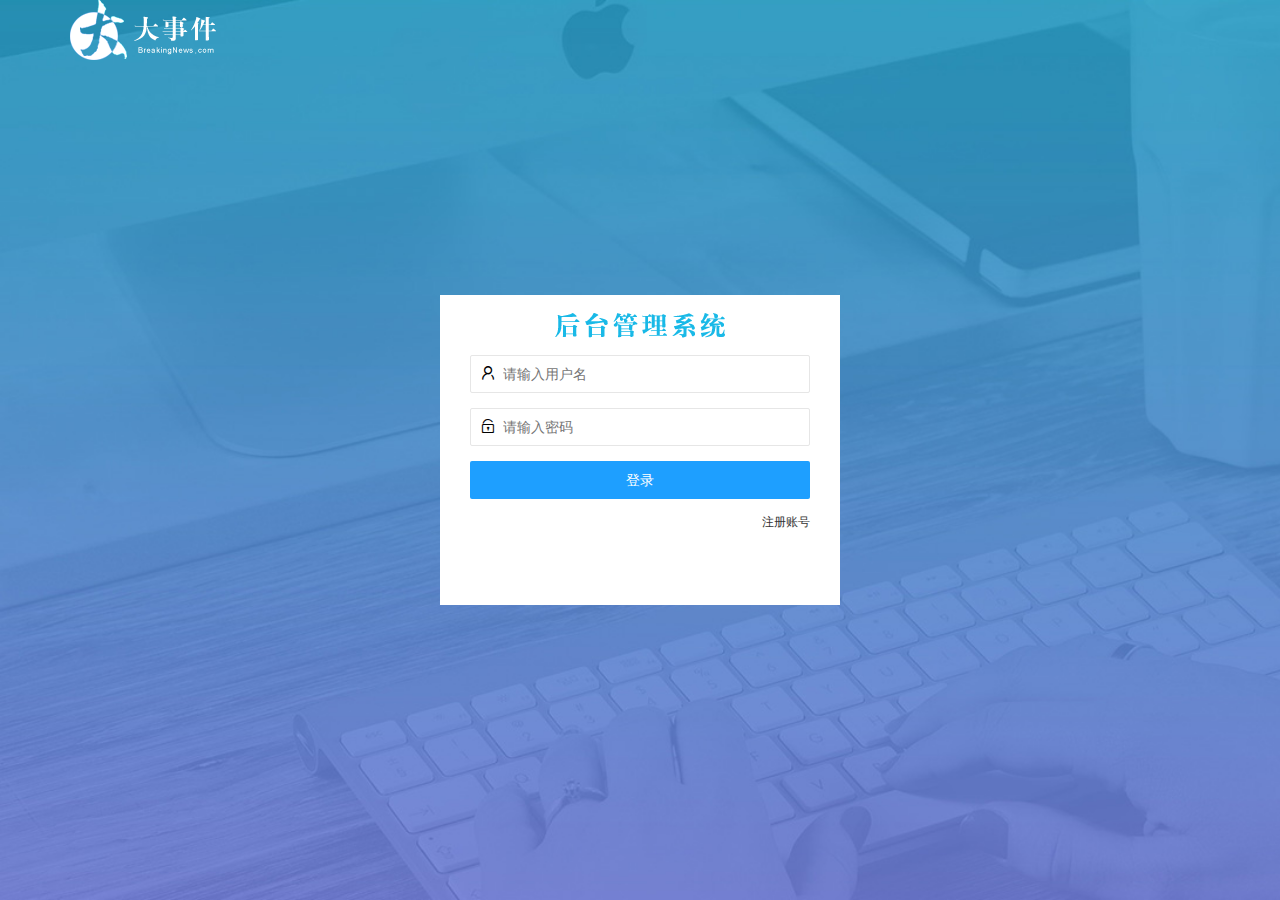
<file: login.html>
<!DOCTYPE html>
<html lang="en">
<head>
    <meta charset="UTF-8">
    <meta http-equiv="X-UA-Compatible" content="IE=edge">
    <meta name="viewport" content="width=device-width, initial-scale=1.0">
    <title>登录</title>
    <link rel="stylesheet" href="./assets/lib/layui/css/layui.css">
    <link rel="stylesheet" href="./assets/css/login.css">
</head>
<body>
    <!-- 头部logo -->
    <div class="layui-main">
        <img src="/assets//images/logo.png" alt="">
    </div>

    <!-- 登录注册 -->
    <div class="loginAndRegBox">
        <div class="title-box"></div>
        <!-- login -->
        <div class="login-box">
            <!-- login table -->
            <!-- username -->
            <form class="layui-form" id="from_login">
                <div class="layui-form-item">     
                    <i class="layui-icon layui-icon-username"></i>             
                    <input type="text" name="username" required  lay-verify="required" placeholder="请输入用户名" autocomplete="off" class="layui-input">
                </div>
            
            <!-- pwd -->
            
                <div class="layui-form-item">       
                    <i class="layui-icon layui-icon-password"></i>           
                    <input type="password" name="password" required  lay-verify="required|pwd" placeholder="请输入密码" autocomplete="off" class="layui-input">
                </div>

                <div class="layui-form-item">  
                    <button class="layui-btn layui-btn-fluid layui-btn-normal" lay-submit lay-filter="formDemo">登录</button>  
                </div>
               
                <div class="layui-form-item links">
                    <a href="javascript:;" id="link_reg">注册账号</a>
                </div>
            </form>         
        </div>
        <!-- reg -->
        <div class="reg-box">
            <form class="layui-form" id="form_reg">
                <div class="layui-form-item">     
                    <i class="layui-icon layui-icon-username"></i>             
                    <input type="text" name="username" required  lay-verify="required" placeholder="请输入用户名" autocomplete="off" class="layui-input">
                </div>
            
            <!-- pwd -->
            
                <div class="layui-form-item">       
                    <i class="layui-icon layui-icon-password"></i>           
                    <input type="password" name="pwd" required  lay-verify="required|pwd" placeholder="请输入密码" autocomplete="off" class="layui-input">
                </div>
                <div class="layui-form-item">       
                    <i class="layui-icon layui-icon-password"></i>           
                    <input type="password" name="repwd" required  lay-verify="required|pwd|repwd" placeholder="请确认密码" autocomplete="off" class="layui-input">
                </div>

                <div class="layui-form-item">  
                    <button class="layui-btn layui-btn-fluid layui-btn-normal" lay-submit lay-filter="formDemo">注册</button>  
                </div>
               
                <div class="layui-form-item links">
                    <a href="javascript:;" id="link_login">登录</a>
                </div>
            </form> 
            
        </div>
    </div>

    <script src="/assets/lib/jquery.js"></script>
    <script src="/assets/lib/layui/layui.all.js"></script>
    <script src="/assets/js/baseAPI.js"></script>
    <script src="/assets/js/login.js"></script>
</body>
</html>
</file>
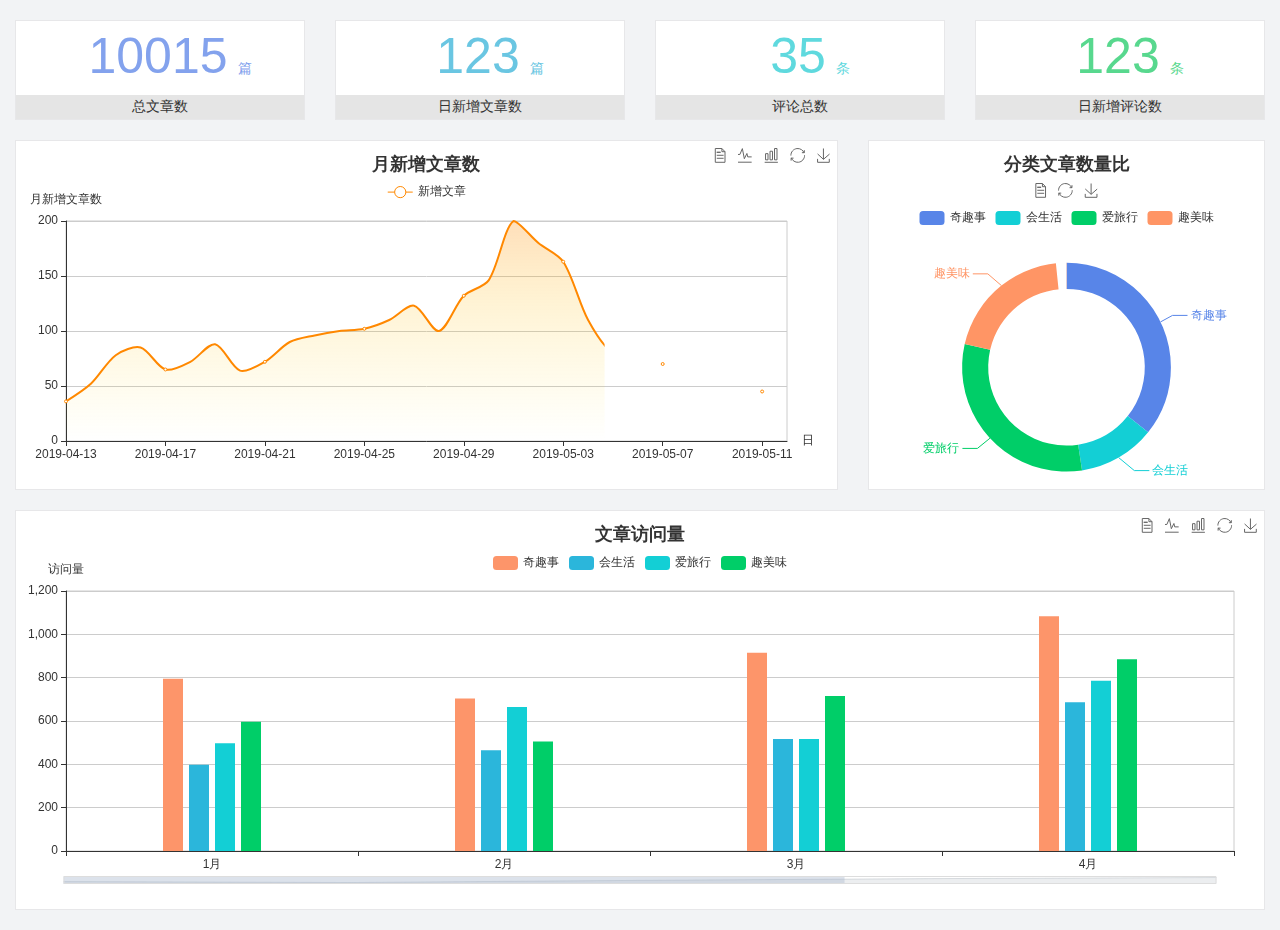
<file: home/dashboard.html>
<!DOCTYPE html>
<html lang="en">

<head>
  <meta charset="UTF-8">
  <meta name="viewport" content="width=device-width, initial-scale=1.0">
  <meta http-equiv="X-UA-Compatible" content="ie=edge">
  <title>图表统计</title>
  <link rel="stylesheet" href="../../assets/lib/bootstrap.css" />
  <link rel="stylesheet" href="../../assets/lib/main.css" />
  <script src="../../assets/lib/jquery.js"></script>
  <script type="text/javascript" src="../../assets/lib/echarts.min.js"></script>
</head>

<body>
  <div class="container-fluid">
    <div class="row spannel_list">
      <div class="col-sm-3 col-xs-6">
        <div class="spannel">
          <em>10015</em><span>篇</span>
          <b>总文章数</b>
        </div>
      </div>
      <div class="col-sm-3 col-xs-6">
        <div class="spannel scolor01">
          <em>123</em><span>篇</span>
          <b>日新增文章数</b>
        </div>
      </div>
      <div class="col-sm-3 col-xs-6">
        <div class="spannel scolor02">
          <em>35</em><span>条</span>
          <b>评论总数</b>
        </div>
      </div>
      <div class="col-sm-3 col-xs-6">
        <div class="spannel scolor03">
          <em>123</em><span>条</span>
          <b>日新增评论数</b>
        </div>
      </div>
    </div>
  </div>

  <div class="container-fluid">
    <div class="row curve-pie">
      <div class="col-lg-8 col-md-8">
        <div class="gragh_pannel" id="curve_show"></div>
      </div>
      <div class="col-lg-4 col-md-4">
        <div class="gragh_pannel" id="pie_show"></div>
      </div>
    </div>
  </div>

  <div class="container-fluid">
    <div class="column_pannel" id="column_show"></div>
  </div>

  <script>
    var oChart = echarts.init(document.getElementById('curve_show'));
    var aList_all = [
      { 'count': 36, 'date': '2019-04-13' },
      { 'count': 52, 'date': '2019-04-14' },
      { 'count': 78, 'date': '2019-04-15' },
      { 'count': 85, 'date': '2019-04-16' },
      { 'count': 65, 'date': '2019-04-17' },
      { 'count': 72, 'date': '2019-04-18' },
      { 'count': 88, 'date': '2019-04-19' },
      { 'count': 64, 'date': '2019-04-20' },
      { 'count': 72, 'date': '2019-04-21' },
      { 'count': 90, 'date': '2019-04-22' },
      { 'count': 96, 'date': '2019-04-23' },
      { 'count': 100, 'date': '2019-04-24' },
      { 'count': 102, 'date': '2019-04-25' },
      { 'count': 110, 'date': '2019-04-26' },
      { 'count': 123, 'date': '2019-04-27' },
      { 'count': 100, 'date': '2019-04-28' },
      { 'count': 132, 'date': '2019-04-29' },
      { 'count': 146, 'date': '2019-04-30' },
      { 'count': 200, 'date': '2019-05-01' },
      { 'count': 180, 'date': '2019-05-02' },
      { 'count': 163, 'date': '2019-05-03' },
      { 'count': 110, 'date': '2019-05-04' },
      { 'count': 80, 'date': '2019-05-05' },
      { 'count': 82, 'date': '2019-05-06' },
      { 'count': 70, 'date': '2019-05-07' },
      { 'count': 65, 'date': '2019-05-08' },
      { 'count': 54, 'date': '2019-05-09' },
      { 'count': 40, 'date': '2019-05-10' },
      { 'count': 45, 'date': '2019-05-11' },
      { 'count': 38, 'date': '2019-05-12' },
    ];

    let aCount = [];
    let aDate = [];

    for (var i = 0; i < aList_all.length; i++) {
      aCount.push(aList_all[i].count);
      aDate.push(aList_all[i].date);
    }

    var chartopt = {
      title: {
        text: '月新增文章数',
        left: 'center',
        top: '10'
      },
      tooltip: {
        trigger: 'axis'
      },
      legend: {
        data: ['新增文章'],
        top: '40'
      },
      toolbox: {
        show: true,
        feature: {
          mark: { show: true },
          dataView: { show: true, readOnly: false },
          magicType: { show: true, type: ['line', 'bar'] },
          restore: { show: true },
          saveAsImage: { show: true }
        }
      },
      calculable: true,
      xAxis: [
        {
          name: '日',
          type: 'category',
          boundaryGap: false,
          data: aDate
        }
      ],
      yAxis: [
        {
          name: '月新增文章数',
          type: 'value'
        }
      ],
      series: [
        {
          name: '新增文章',
          type: 'line',
          smooth: true,
          itemStyle: { normal: { areaStyle: { type: 'default' }, color: '#f80' }, lineStyle: { color: '#f80' } },
          data: aCount
        }],
      areaStyle: {
        normal: {
          color: new echarts.graphic.LinearGradient(0, 0, 0, 1, [{
            offset: 0,
            color: 'rgba(255,136,0,0.39)'
          }, {
            offset: .34,
            color: 'rgba(255,180,0,0.25)'
          }, {
            offset: 1,
            color: 'rgba(255,222,0,0.00)'
          }])

        }
      },
      grid: {
        show: true,
        x: 50,
        x2: 50,
        y: 80,
        height: 220
      }
    };

    oChart.setOption(chartopt);


    var oPie = echarts.init(document.getElementById('pie_show'));
    var oPieopt =
    {
      title: {
        top: 10,
        text: '分类文章数量比',
        x: 'center'
      },
      tooltip: {
        trigger: 'item',
        formatter: "{a} <br/>{b} : {c} ({d}%)"
      },
      color: ['#5885e8', '#13cfd5', '#00ce68', '#ff9565'],
      legend: {
        x: 'center',
        top: 65,
        data: ['奇趣事', '会生活', '爱旅行', '趣美味']
      },
      toolbox: {
        show: true,
        x: 'center',
        top: 35,
        feature: {
          mark: { show: true },
          dataView: { show: true, readOnly: false },
          magicType: {
            show: true,
            type: ['pie', 'funnel'],
            option: {
              funnel: {
                x: '25%',
                width: '50%',
                funnelAlign: 'left',
                max: 1548
              }
            }
          },
          restore: { show: true },
          saveAsImage: { show: true }
        }
      },
      calculable: true,
      series: [
        {
          name: '访问来源',
          type: 'pie',
          radius: ['45%', '60%'],
          center: ['50%', '65%'],
          data: [
            { value: 300, name: '奇趣事' },
            { value: 100, name: '会生活' },
            { value: 260, name: '爱旅行' },
            { value: 180, name: '趣美味' }
          ]
        }
      ]
    };
    oPie.setOption(oPieopt);



    var oColumn = this.echarts.init(document.getElementById('column_show'));
    var oColumnopt =
    {
      title: {
        text: '文章访问量',
        left: 'center',
        top: '10'
      },
      tooltip: {
        trigger: 'axis'
      },
      legend: {
        data: ['奇趣事', '会生活', '爱旅行', '趣美味'],
        top: '40'
      },
      toolbox: {
        show: true,
        feature: {
          mark: { show: true },
          dataView: { show: true, readOnly: false },
          magicType: { show: true, type: ['line', 'bar'] },
          restore: { show: true },
          saveAsImage: { show: true }
        }
      },
      calculable: true,
      xAxis: [
        {
          type: 'category',
          data: ['1月', '2月', '3月', '4月', '5月']
        }
      ],
      yAxis: [
        {
          name: '访问量',
          type: 'value'
        }
      ],
      series: [
        {
          name: '奇趣事',
          type: 'bar',
          barWidth: 20,
          itemStyle: {
            normal: { areaStyle: { type: 'default' }, color: '#fd956a' }
          },
          data: [800, 708, 920, 1090, 1200]
        },
        {
          name: '会生活',
          type: 'bar',
          barWidth: 20,
          itemStyle: {
            normal: { areaStyle: { type: 'default' }, color: '#2bb6db' }
          },
          data: [400, 468, 520, 690, 800]
        },
        {
          name: '爱旅行',
          type: 'bar',
          barWidth: 20,
          itemStyle: {
            normal: { areaStyle: { type: 'default' }, color: '#13cfd5' }
          },
          data: [500, 668, 520, 790, 900]
        },
        {
          name: '趣美味',
          type: 'bar',
          barWidth: 20,
          itemStyle: {
            normal: { areaStyle: { type: 'default' }, color: '#00ce68' }
          },
          data: [600, 508, 720, 890, 1000]
        }
      ],
      grid: {
        show: true,
        x: 50,
        x2: 30,
        y: 80,
        height: 260
      },
      dataZoom: [//给x轴设置滚动条
        {
          start: 0,//默认为0
          end: 100 - 1000 / 31,//默认为100
          type: 'slider',
          show: true,
          xAxisIndex: [0],
          handleSize: 0,//滑动条的 左右2个滑动条的大小
          height: 8,//组件高度
          left: 45, //左边的距离
          right: 50,//右边的距离
          bottom: 26,//右边的距离
          handleColor: '#ddd',//h滑动图标的颜色
          handleStyle: {
            borderColor: "#cacaca",
            borderWidth: "1",
            shadowBlur: 2,
            background: "#ddd",
            shadowColor: "#ddd",
          }
        }]
    };
    oColumn.setOption(oColumnopt);
  </script>
</body>

</html>
</file>
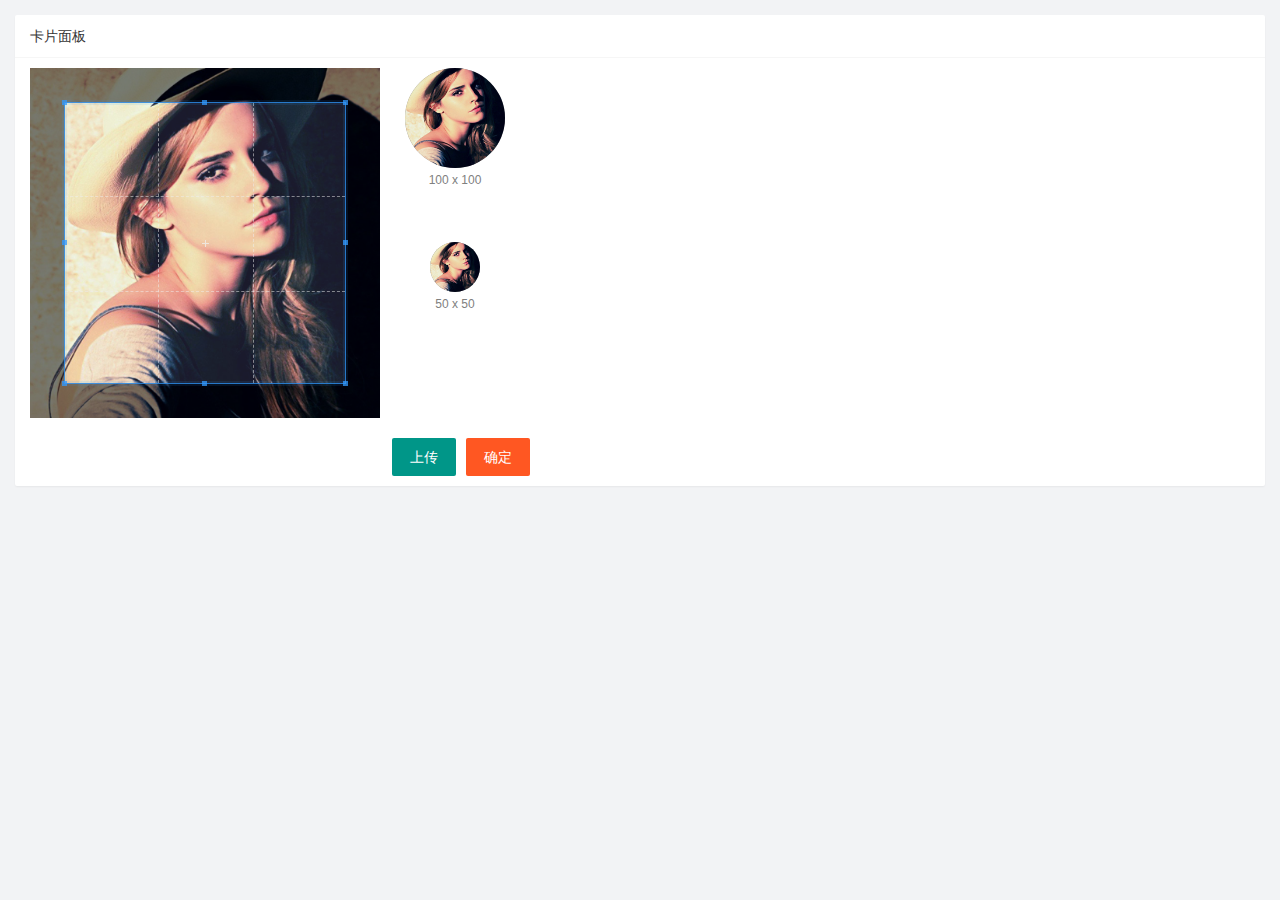
<file: user/user_avatar.html>
<!DOCTYPE html>
<html lang="en">
<head>
    <meta charset="UTF-8">
    <meta http-equiv="X-UA-Compatible" content="IE=edge">
    <meta name="viewport" content="width=device-width, initial-scale=1.0">
    <title>Document</title>
    <link rel="stylesheet" href="/assets/lib/layui/css/layui.css">
    <link rel="stylesheet" href="/assets/css/user/user_avatar.css">
    <link rel="stylesheet" href="/assets/lib/cropper/cropper.css">
</head>
<body>
    <div class="layui-card">
        <div class="layui-card-header">卡片面板</div>
        <div class="layui-card-body">
          <!-- 第一行的图片裁剪和预览区域 -->
<div class="row1">
    <!-- 图片裁剪区域 -->
    <div class="cropper-box">
    <!-- 这个 img 标签很重要，将来会把它初始化为裁剪区域 -->
    <img id="image" src="/assets/images/sample.jpg" />
    </div>
    <!-- 图片的预览区域 -->
    <div class="preview-box">
    <div>
    <!-- 宽高为 100px 的预览区域 -->
    <div class="img-preview w100"></div>
    <p class="size">100 x 100</p>
    </div>
    <div>
    <!-- 宽高为 50px 的预览区域 -->
    <div class="img-preview w50"></div>
    <p class="size">50 x 50</p>
    </div>
    </div>
    </div>
    <!-- 第二行的按钮区域 -->
    <div class="row2">
        <input type="file" id="file" accept="image/png,image/jpeg">
    <button type="button" class="layui-btn" id="btnChooseImage">上传</button>
    <button type="button" class="layui-btn layui-btn-danger" id="btnUpload">确定</button>
    </div>
        </div>
      </div>

      <script src="/assets/lib/layui/layui.all.js"></script>
      <script src="/assets/lib/jquery.js"></script>      
      <script src="/assets/lib/cropper/Cropper.js"></script>
      <script src="/assets/lib/cropper/jquery-cropper.js"></script>
      <script src="/assets/js/baseAPI.js"></script>
      <script src="/assets/js/user/user_avatar.js"></script>
</body>
</html>
</file>
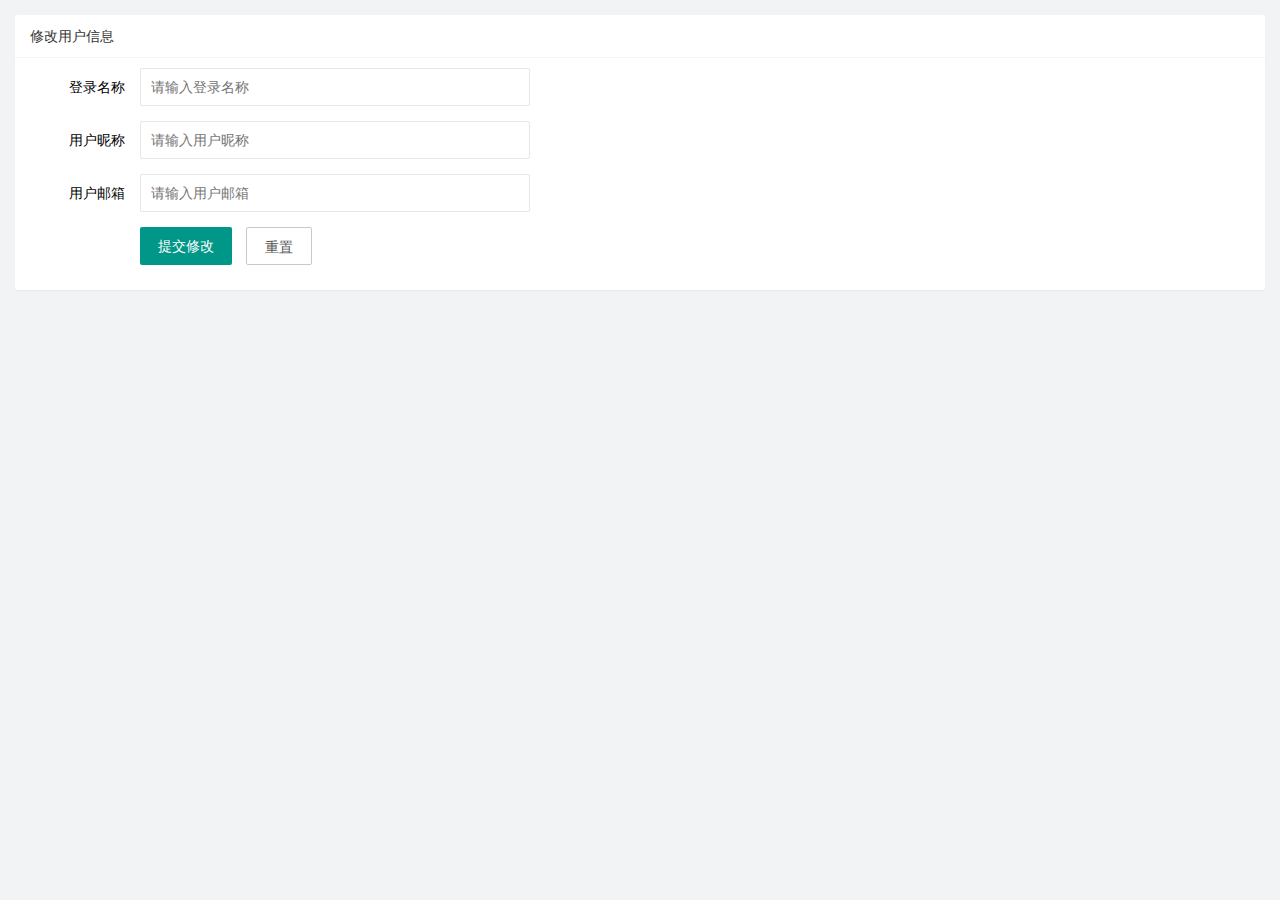
<file: user/user_info.html>
<!DOCTYPE html>
<html lang="en">
<head>
    <meta charset="UTF-8">
    <meta http-equiv="X-UA-Compatible" content="IE=edge">
    <meta name="viewport" content="width=device-width, initial-scale=1.0">
    <title>个人信息</title>
    <link rel="stylesheet" href="/assets/lib/layui/css/layui.css">
    <link rel="stylesheet" href="/assets/css/user/user_info.css">
</head>
<body>
    <!-- 卡片区域 -->
    <div class="layui-card">
        <div class="layui-card-header">修改用户信息</div>
        <div class="layui-card-body">
            <!-- form表单区域 -->
            <form class="layui-form" lay-filter="formUserInfo">
                <!-- 隐藏域 -->
                <input type="hidden" name="id">
                <div class="layui-form-item">
                  <label class="layui-form-label">登录名称</label>
                  <div class="layui-input-block">
                    <input type="text" name="username" required  lay-verify="required" placeholder="请输入登录名称" autocomplete="off" class="layui-input" readonly>
                  </div>
                </div>

                <div class="layui-form-item">
                    <label class="layui-form-label">用户昵称</label>
                    <div class="layui-input-block">
                      <input type="text" name="nickname" required  lay-verify="required|nickname" placeholder="请输入用户昵称" autocomplete="off" class="layui-input">
                    </div>
                  </div>

                  <div class="layui-form-item">
                    <label class="layui-form-label">用户邮箱</label>
                    <div class="layui-input-block">
                      <input type="text" name="email" required  lay-verify="required|email" placeholder="请输入用户邮箱" autocomplete="off" class="layui-input">
                    </div>
                  </div>

                  <div class="layui-form-item">
                    <div class="layui-input-block">
                      <button class="layui-btn" lay-submit lay-filter="formDemo">提交修改</button>
                      <button type="reset" class="layui-btn layui-btn-primary" id="btnReset">重置</button>
                    </div>
                  </div>
                </form>
        </div>
      </div>

      <script src="/assets/lib/layui/layui.all.js"></script>
      <script src="/assets/lib/jquery.js"></script>
      <script src="/assets/js/baseAPI.js"></script>
      <script src="/assets/js/user/user_info.js"></script>
</body>
</html>
</file>
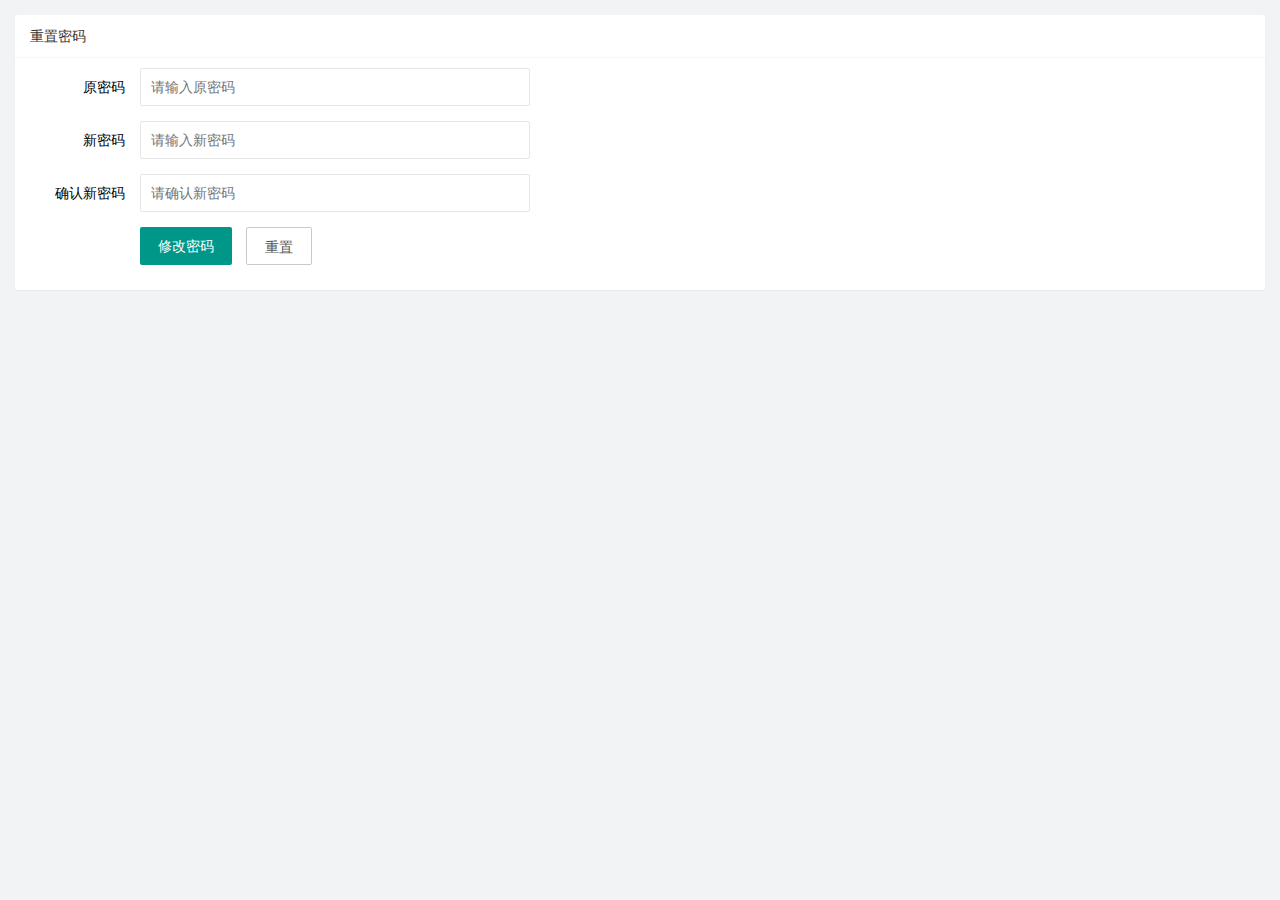
<file: user/user_pwd.html>
<!DOCTYPE html>
<html lang="en">
<head>
    <meta charset="UTF-8">
    <meta http-equiv="X-UA-Compatible" content="IE=edge">
    <meta name="viewport" content="width=device-width, initial-scale=1.0">
    <title>Document</title>
    <link rel="stylesheet" href="/assets/lib/layui/css/layui.css">
    <link rel="stylesheet" href="/assets/css/user/user_pwd.css">
</head>
<body>
    <div class="layui-card">
        <div class="layui-card-header">重置密码</div>
        <div class="layui-card-body">
            <form class="layui-form" >
                <div class="layui-form-item">
                  <label class="layui-form-label">原密码</label>
                  <div class="layui-input-block">
                    <input type="password" name="oldPwd" required  lay-verify="required|pwd" placeholder="请输入原密码" autocomplete="off" class="layui-input">
                  </div>
                </div>

                <div class="layui-form-item">
                    <label class="layui-form-label">新密码</label>
                    <div class="layui-input-block">
                      <input type="password" name="newPwd" required  lay-verify="required|pwd|samePwd" placeholder="请输入新密码" autocomplete="off" class="layui-input">
                    </div>
                  </div>

                  <div class="layui-form-item">
                    <label class="layui-form-label">确认新密码</label>
                    <div class="layui-input-block">
                      <input type="password" name="rePwd" required  lay-verify="required|pwd|rePwd" placeholder="请确认新密码" autocomplete="off" class="layui-input">
                    </div>
                  </div>
                
                  <div class="layui-form-item">
                    <div class="layui-input-block">
                      <button class="layui-btn" lay-submit lay-filter="formDemo">修改密码</button>
                      <button type="reset" class="layui-btn layui-btn-primary">重置</button>
                    </div>
                  </div>
            </form>
        </div>
      </div>
      <script src="/assets/lib/layui/layui.all.js"></script>
      <script src="/assets/lib/jquery.js"></script>
      <script src="/assets/js/baseAPI.js"></script>
      <script src="/assets/js/user/user_pwd.js"></script>
</body>
</html>
</file>
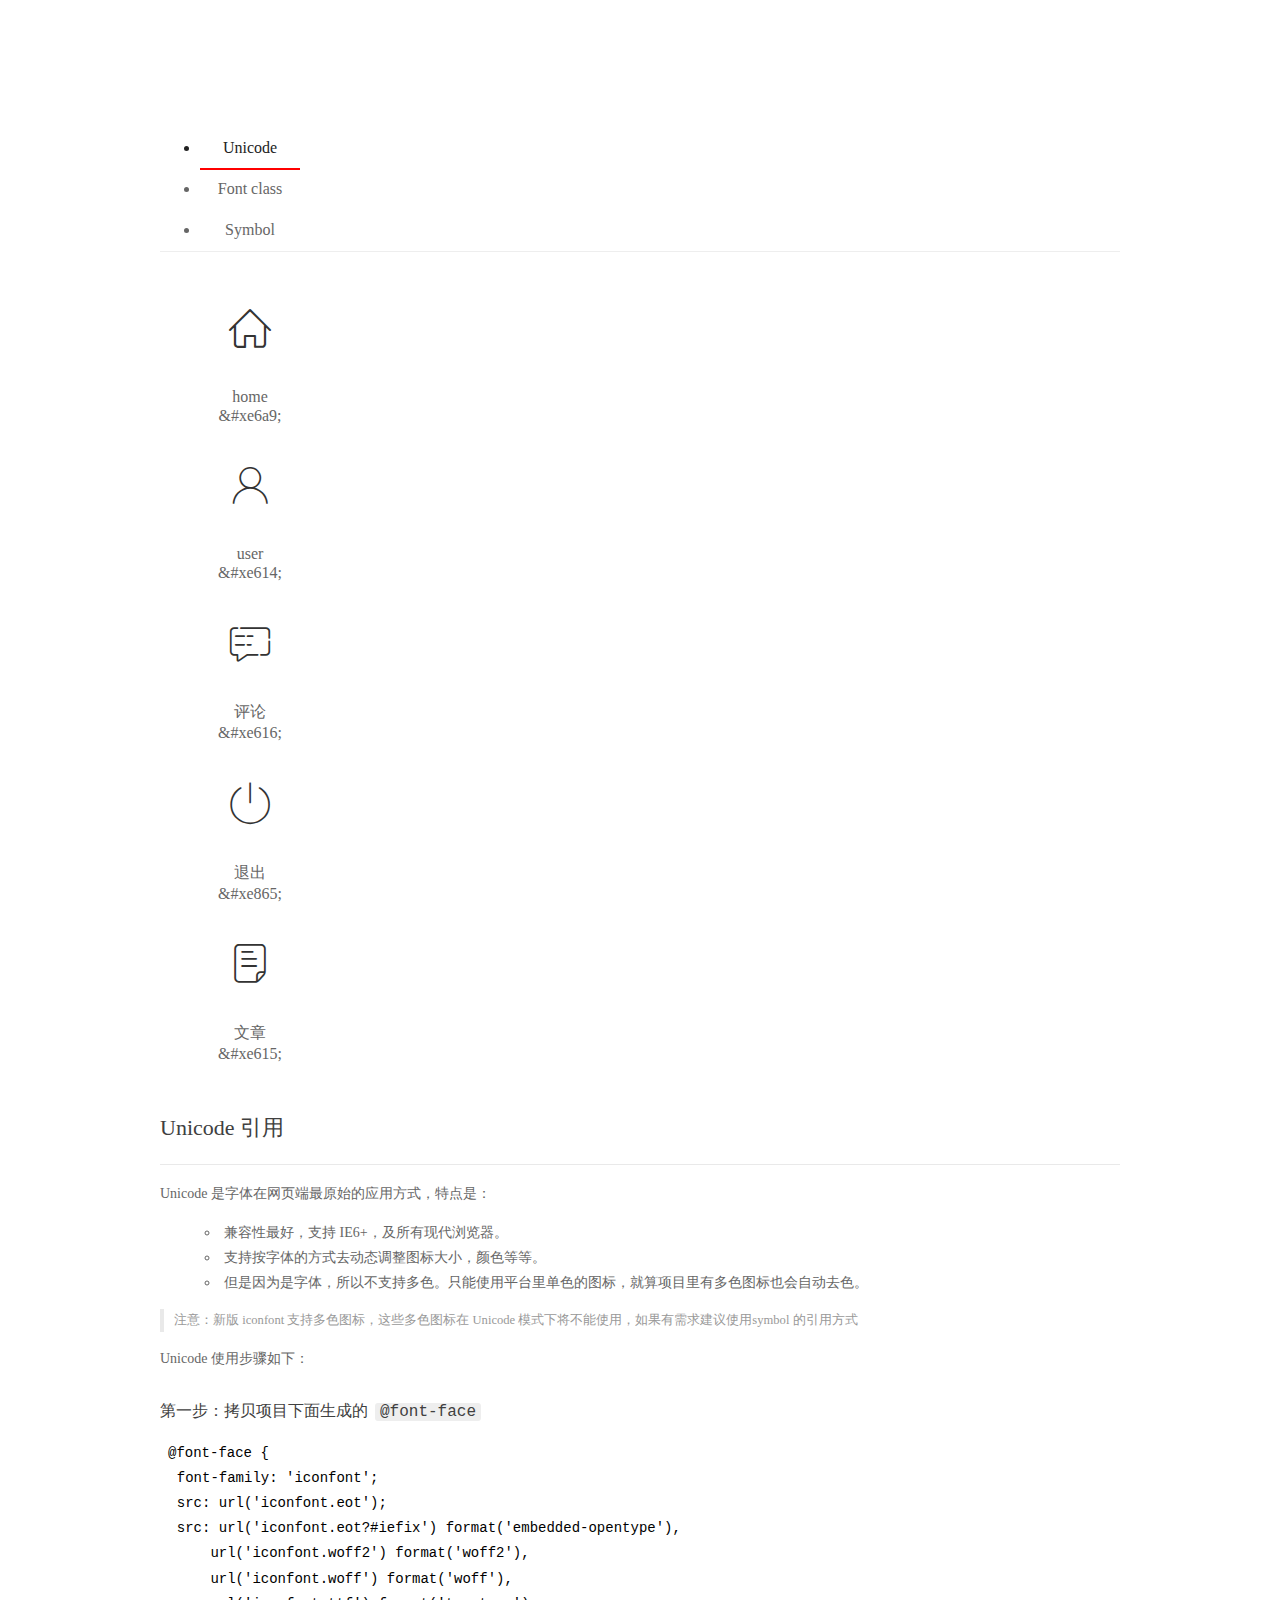
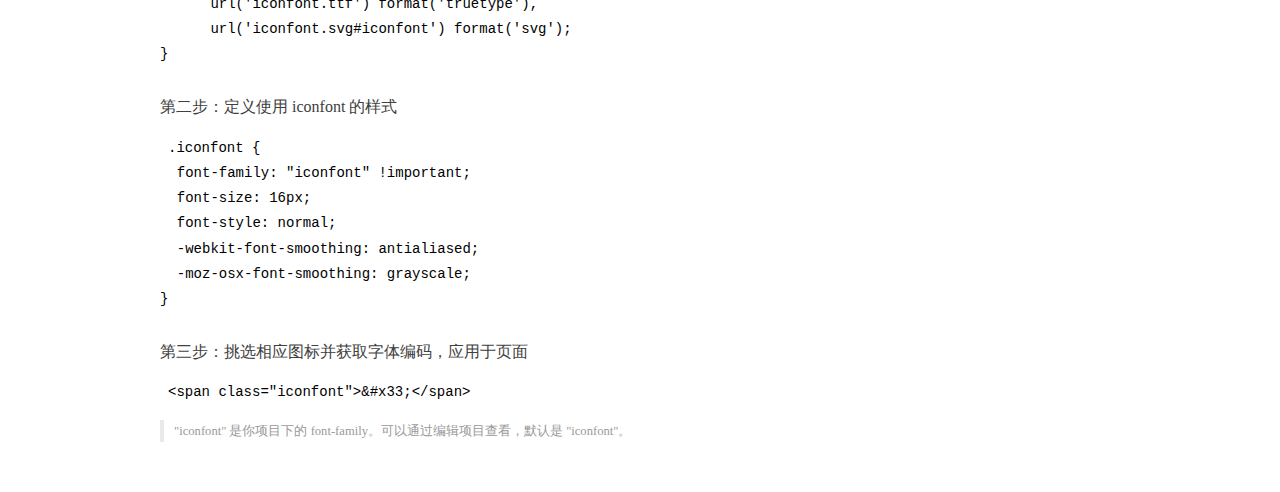
<file: assets/fonts/demo_index.html>
<!DOCTYPE html>
<html>
<head>
  <meta charset="utf-8"/>
  <title>IconFont Demo</title>
  <link rel="shortcut icon" href="https://gtms04.alicdn.com/tps/i4/TB1_oz6GVXXXXaFXpXXJDFnIXXX-64-64.ico" type="image/x-icon"/>
  <link rel="stylesheet" href="https://g.alicdn.com/thx/cube/1.3.2/cube.min.css">
  <link rel="stylesheet" href="demo.css">
  <link rel="stylesheet" href="iconfont.css">
  <script src="iconfont.js"></script>
  <!-- jQuery -->
  <script src="https://a1.alicdn.com/oss/uploads/2018/12/26/7bfddb60-08e8-11e9-9b04-53e73bb6408b.js"></script>
  <!-- 代码高亮 -->
  <script src="https://a1.alicdn.com/oss/uploads/2018/12/26/a3f714d0-08e6-11e9-8a15-ebf944d7534c.js"></script>
</head>
<body>
  <div class="main">
    <h1 class="logo"><a href="https://www.iconfont.cn/" title="iconfont 首页" target="_blank">&#xe86b;</a></h1>
    <div class="nav-tabs">
      <ul id="tabs" class="dib-box">
        <li class="dib active"><span>Unicode</span></li>
        <li class="dib"><span>Font class</span></li>
        <li class="dib"><span>Symbol</span></li>
      </ul>
      
    </div>
    <div class="tab-container">
      <div class="content unicode" style="display: block;">
          <ul class="icon_lists dib-box">
          
            <li class="dib">
              <span class="icon iconfont">&#xe6a9;</span>
                <div class="name">home</div>
                <div class="code-name">&amp;#xe6a9;</div>
              </li>
          
            <li class="dib">
              <span class="icon iconfont">&#xe614;</span>
                <div class="name">user</div>
                <div class="code-name">&amp;#xe614;</div>
              </li>
          
            <li class="dib">
              <span class="icon iconfont">&#xe616;</span>
                <div class="name">评论</div>
                <div class="code-name">&amp;#xe616;</div>
              </li>
          
            <li class="dib">
              <span class="icon iconfont">&#xe865;</span>
                <div class="name">退出</div>
                <div class="code-name">&amp;#xe865;</div>
              </li>
          
            <li class="dib">
              <span class="icon iconfont">&#xe615;</span>
                <div class="name">文章</div>
                <div class="code-name">&amp;#xe615;</div>
              </li>
          
          </ul>
          <div class="article markdown">
          <h2 id="unicode-">Unicode 引用</h2>
          <hr>

          <p>Unicode 是字体在网页端最原始的应用方式，特点是：</p>
          <ul>
            <li>兼容性最好，支持 IE6+，及所有现代浏览器。</li>
            <li>支持按字体的方式去动态调整图标大小，颜色等等。</li>
            <li>但是因为是字体，所以不支持多色。只能使用平台里单色的图标，就算项目里有多色图标也会自动去色。</li>
          </ul>
          <blockquote>
            <p>注意：新版 iconfont 支持多色图标，这些多色图标在 Unicode 模式下将不能使用，如果有需求建议使用symbol 的引用方式</p>
          </blockquote>
          <p>Unicode 使用步骤如下：</p>
          <h3 id="-font-face">第一步：拷贝项目下面生成的 <code>@font-face</code></h3>
<pre><code class="language-css"
>@font-face {
  font-family: 'iconfont';
  src: url('iconfont.eot');
  src: url('iconfont.eot?#iefix') format('embedded-opentype'),
      url('iconfont.woff2') format('woff2'),
      url('iconfont.woff') format('woff'),
      url('iconfont.ttf') format('truetype'),
      url('iconfont.svg#iconfont') format('svg');
}
</code></pre>
          <h3 id="-iconfont-">第二步：定义使用 iconfont 的样式</h3>
<pre><code class="language-css"
>.iconfont {
  font-family: "iconfont" !important;
  font-size: 16px;
  font-style: normal;
  -webkit-font-smoothing: antialiased;
  -moz-osx-font-smoothing: grayscale;
}
</code></pre>
          <h3 id="-">第三步：挑选相应图标并获取字体编码，应用于页面</h3>
<pre>
<code class="language-html"
>&lt;span class="iconfont"&gt;&amp;#x33;&lt;/span&gt;
</code></pre>
          <blockquote>
            <p>"iconfont" 是你项目下的 font-family。可以通过编辑项目查看，默认是 "iconfont"。</p>
          </blockquote>
          </div>
      </div>
      <div class="content font-class">
        <ul class="icon_lists dib-box">
          
          <li class="dib">
            <span class="icon iconfont icon-home"></span>
            <div class="name">
              home
            </div>
            <div class="code-name">.icon-home
            </div>
          </li>
          
          <li class="dib">
            <span class="icon iconfont icon-user"></span>
            <div class="name">
              user
            </div>
            <div class="code-name">.icon-user
            </div>
          </li>
          
          <li class="dib">
            <span class="icon iconfont icon-pinglun"></span>
            <div class="name">
              评论
            </div>
            <div class="code-name">.icon-pinglun
            </div>
          </li>
          
          <li class="dib">
            <span class="icon iconfont icon-tuichu"></span>
            <div class="name">
              退出
            </div>
            <div class="code-name">.icon-tuichu
            </div>
          </li>
          
          <li class="dib">
            <span class="icon iconfont icon-16"></span>
            <div class="name">
              文章
            </div>
            <div class="code-name">.icon-16
            </div>
          </li>
          
        </ul>
        <div class="article markdown">
        <h2 id="font-class-">font-class 引用</h2>
        <hr>

        <p>font-class 是 Unicode 使用方式的一种变种，主要是解决 Unicode 书写不直观，语意不明确的问题。</p>
        <p>与 Unicode 使用方式相比，具有如下特点：</p>
        <ul>
          <li>兼容性良好，支持 IE8+，及所有现代浏览器。</li>
          <li>相比于 Unicode 语意明确，书写更直观。可以很容易分辨这个 icon 是什么。</li>
          <li>因为使用 class 来定义图标，所以当要替换图标时，只需要修改 class 里面的 Unicode 引用。</li>
          <li>不过因为本质上还是使用的字体，所以多色图标还是不支持的。</li>
        </ul>
        <p>使用步骤如下：</p>
        <h3 id="-fontclass-">第一步：引入项目下面生成的 fontclass 代码：</h3>
<pre><code class="language-html">&lt;link rel="stylesheet" href="./iconfont.css"&gt;
</code></pre>
        <h3 id="-">第二步：挑选相应图标并获取类名，应用于页面：</h3>
<pre><code class="language-html">&lt;span class="iconfont icon-xxx"&gt;&lt;/span&gt;
</code></pre>
        <blockquote>
          <p>"
            iconfont" 是你项目下的 font-family。可以通过编辑项目查看，默认是 "iconfont"。</p>
        </blockquote>
      </div>
      </div>
      <div class="content symbol">
          <ul class="icon_lists dib-box">
          
            <li class="dib">
                <svg class="icon svg-icon" aria-hidden="true">
                  <use xlink:href="#icon-home"></use>
                </svg>
                <div class="name">home</div>
                <div class="code-name">#icon-home</div>
            </li>
          
            <li class="dib">
                <svg class="icon svg-icon" aria-hidden="true">
                  <use xlink:href="#icon-user"></use>
                </svg>
                <div class="name">user</div>
                <div class="code-name">#icon-user</div>
            </li>
          
            <li class="dib">
                <svg class="icon svg-icon" aria-hidden="true">
                  <use xlink:href="#icon-pinglun"></use>
                </svg>
                <div class="name">评论</div>
                <div class="code-name">#icon-pinglun</div>
            </li>
          
            <li class="dib">
                <svg class="icon svg-icon" aria-hidden="true">
                  <use xlink:href="#icon-tuichu"></use>
                </svg>
                <div class="name">退出</div>
                <div class="code-name">#icon-tuichu</div>
            </li>
          
            <li class="dib">
                <svg class="icon svg-icon" aria-hidden="true">
                  <use xlink:href="#icon-16"></use>
                </svg>
                <div class="name">文章</div>
                <div class="code-name">#icon-16</div>
            </li>
          
          </ul>
          <div class="article markdown">
          <h2 id="symbol-">Symbol 引用</h2>
          <hr>

          <p>这是一种全新的使用方式，应该说这才是未来的主流，也是平台目前推荐的用法。相关介绍可以参考这篇<a href="">文章</a>
            这种用法其实是做了一个 SVG 的集合，与另外两种相比具有如下特点：</p>
          <ul>
            <li>支持多色图标了，不再受单色限制。</li>
            <li>通过一些技巧，支持像字体那样，通过 <code>font-size</code>, <code>color</code> 来调整样式。</li>
            <li>兼容性较差，支持 IE9+，及现代浏览器。</li>
            <li>浏览器渲染 SVG 的性能一般，还不如 png。</li>
          </ul>
          <p>使用步骤如下：</p>
          <h3 id="-symbol-">第一步：引入项目下面生成的 symbol 代码：</h3>
<pre><code class="language-html">&lt;script src="./iconfont.js"&gt;&lt;/script&gt;
</code></pre>
          <h3 id="-css-">第二步：加入通用 CSS 代码（引入一次就行）：</h3>
<pre><code class="language-html">&lt;style&gt;
.icon {
  width: 1em;
  height: 1em;
  vertical-align: -0.15em;
  fill: currentColor;
  overflow: hidden;
}
&lt;/style&gt;
</code></pre>
          <h3 id="-">第三步：挑选相应图标并获取类名，应用于页面：</h3>
<pre><code class="language-html">&lt;svg class="icon" aria-hidden="true"&gt;
  &lt;use xlink:href="#icon-xxx"&gt;&lt;/use&gt;
&lt;/svg&gt;
</code></pre>
          </div>
      </div>

    </div>
  </div>
  <script>
  $(document).ready(function () {
      $('.tab-container .content:first').show()

      $('#tabs li').click(function (e) {
        var tabContent = $('.tab-container .content')
        var index = $(this).index()

        if ($(this).hasClass('active')) {
          return
        } else {
          $('#tabs li').removeClass('active')
          $(this).addClass('active')

          tabContent.hide().eq(index).fadeIn()
        }
      })
    })
  </script>
</body>
</html>
</file>
<file: assets/lib/layui/css/layui.css>
/** layui-v2.5.5 MIT License By https://www.layui.com */
 .layui-inline,img{display:inline-block;vertical-align:middle}h1,h2,h3,h4,h5,h6{font-weight:400}.layui-edge,.layui-header,.layui-inline,.layui-main{position:relative}.layui-body,.layui-edge,.layui-elip{overflow:hidden}.layui-btn,.layui-edge,.layui-inline,img{vertical-align:middle}.layui-btn,.layui-disabled,.layui-icon,.layui-unselect{-moz-user-select:none;-webkit-user-select:none;-ms-user-select:none}.layui-elip,.layui-form-checkbox span,.layui-form-pane .layui-form-label{text-overflow:ellipsis;white-space:nowrap}.layui-breadcrumb,.layui-tree-btnGroup{visibility:hidden}blockquote,body,button,dd,div,dl,dt,form,h1,h2,h3,h4,h5,h6,input,li,ol,p,pre,td,textarea,th,ul{margin:0;padding:0;-webkit-tap-highlight-color:rgba(0,0,0,0)}a:active,a:hover{outline:0}img{border:none}li{list-style:none}table{border-collapse:collapse;border-spacing:0}h4,h5,h6{font-size:100%}button,input,optgroup,option,select,textarea{font-family:inherit;font-size:inherit;font-style:inherit;font-weight:inherit;outline:0}pre{white-space:pre-wrap;white-space:-moz-pre-wrap;white-space:-pre-wrap;white-space:-o-pre-wrap;word-wrap:break-word}body{line-height:24px;font:14px Helvetica Neue,Helvetica,PingFang SC,Tahoma,Arial,sans-serif}hr{height:1px;margin:10px 0;border:0;clear:both}a{color:#333;text-decoration:none}a:hover{color:#777}a cite{font-style:normal;*cursor:pointer}.layui-border-box,.layui-border-box *{box-sizing:border-box}.layui-box,.layui-box *{box-sizing:content-box}.layui-clear{clear:both;*zoom:1}.layui-clear:after{content:'\20';clear:both;*zoom:1;display:block;height:0}.layui-inline{*display:inline;*zoom:1}.layui-edge{display:inline-block;width:0;height:0;border-width:6px;border-style:dashed;border-color:transparent}.layui-edge-top{top:-4px;border-bottom-color:#999;border-bottom-style:solid}.layui-edge-right{border-left-color:#999;border-left-style:solid}.layui-edge-bottom{top:2px;border-top-color:#999;border-top-style:solid}.layui-edge-left{border-right-color:#999;border-right-style:solid}.layui-disabled,.layui-disabled:hover{color:#d2d2d2!important;cursor:not-allowed!important}.layui-circle{border-radius:100%}.layui-show{display:block!important}.layui-hide{display:none!important}@font-face{font-family:layui-icon;src:url(../font/iconfont.eot?v=250);src:url(../font/iconfont.eot?v=250#iefix) format('embedded-opentype'),url(../font/iconfont.woff2?v=250) format('woff2'),url(../font/iconfont.woff?v=250) format('woff'),url(../font/iconfont.ttf?v=250) format('truetype'),url(../font/iconfont.svg?v=250#layui-icon) format('svg')}.layui-icon{font-family:layui-icon!important;font-size:16px;font-style:normal;-webkit-font-smoothing:antialiased;-moz-osx-font-smoothing:grayscale}.layui-icon-reply-fill:before{content:"\e611"}.layui-icon-set-fill:before{content:"\e614"}.layui-icon-menu-fill:before{content:"\e60f"}.layui-icon-search:before{content:"\e615"}.layui-icon-share:before{content:"\e641"}.layui-icon-set-sm:before{content:"\e620"}.layui-icon-engine:before{content:"\e628"}.layui-icon-close:before{content:"\1006"}.layui-icon-close-fill:before{content:"\1007"}.layui-icon-chart-screen:before{content:"\e629"}.layui-icon-star:before{content:"\e600"}.layui-icon-circle-dot:before{content:"\e617"}.layui-icon-chat:before{content:"\e606"}.layui-icon-release:before{content:"\e609"}.layui-icon-list:before{content:"\e60a"}.layui-icon-chart:before{content:"\e62c"}.layui-icon-ok-circle:before{content:"\1005"}.layui-icon-layim-theme:before{content:"\e61b"}.layui-icon-table:before{content:"\e62d"}.layui-icon-right:before{content:"\e602"}.layui-icon-left:before{content:"\e603"}.layui-icon-cart-simple:before{content:"\e698"}.layui-icon-face-cry:before{content:"\e69c"}.layui-icon-face-smile:before{content:"\e6af"}.layui-icon-survey:before{content:"\e6b2"}.layui-icon-tree:before{content:"\e62e"}.layui-icon-upload-circle:before{content:"\e62f"}.layui-icon-add-circle:before{content:"\e61f"}.layui-icon-download-circle:before{content:"\e601"}.layui-icon-templeate-1:before{content:"\e630"}.layui-icon-util:before{content:"\e631"}.layui-icon-face-surprised:before{content:"\e664"}.layui-icon-edit:before{content:"\e642"}.layui-icon-speaker:before{content:"\e645"}.layui-icon-down:before{content:"\e61a"}.layui-icon-file:before{content:"\e621"}.layui-icon-layouts:before{content:"\e632"}.layui-icon-rate-half:before{content:"\e6c9"}.layui-icon-add-circle-fine:before{content:"\e608"}.layui-icon-prev-circle:before{content:"\e633"}.layui-icon-read:before{content:"\e705"}.layui-icon-404:before{content:"\e61c"}.layui-icon-carousel:before{content:"\e634"}.layui-icon-help:before{content:"\e607"}.layui-icon-code-circle:before{content:"\e635"}.layui-icon-water:before{content:"\e636"}.layui-icon-username:before{content:"\e66f"}.layui-icon-find-fill:before{content:"\e670"}.layui-icon-about:before{content:"\e60b"}.layui-icon-location:before{content:"\e715"}.layui-icon-up:before{content:"\e619"}.layui-icon-pause:before{content:"\e651"}.layui-icon-date:before{content:"\e637"}.layui-icon-layim-uploadfile:before{content:"\e61d"}.layui-icon-delete:before{content:"\e640"}.layui-icon-play:before{content:"\e652"}.layui-icon-top:before{content:"\e604"}.layui-icon-friends:before{content:"\e612"}.layui-icon-refresh-3:before{content:"\e9aa"}.layui-icon-ok:before{content:"\e605"}.layui-icon-layer:before{content:"\e638"}.layui-icon-face-smile-fine:before{content:"\e60c"}.layui-icon-dollar:before{content:"\e659"}.layui-icon-group:before{content:"\e613"}.layui-icon-layim-download:before{content:"\e61e"}.layui-icon-picture-fine:before{content:"\e60d"}.layui-icon-link:before{content:"\e64c"}.layui-icon-diamond:before{content:"\e735"}.layui-icon-log:before{content:"\e60e"}.layui-icon-rate-solid:before{content:"\e67a"}.layui-icon-fonts-del:before{content:"\e64f"}.layui-icon-unlink:before{content:"\e64d"}.layui-icon-fonts-clear:before{content:"\e639"}.layui-icon-triangle-r:before{content:"\e623"}.layui-icon-circle:before{content:"\e63f"}.layui-icon-radio:before{content:"\e643"}.layui-icon-align-center:before{content:"\e647"}.layui-icon-align-right:before{content:"\e648"}.layui-icon-align-left:before{content:"\e649"}.layui-icon-loading-1:before{content:"\e63e"}.layui-icon-return:before{content:"\e65c"}.layui-icon-fonts-strong:before{content:"\e62b"}.layui-icon-upload:before{content:"\e67c"}.layui-icon-dialogue:before{content:"\e63a"}.layui-icon-video:before{content:"\e6ed"}.layui-icon-headset:before{content:"\e6fc"}.layui-icon-cellphone-fine:before{content:"\e63b"}.layui-icon-add-1:before{content:"\e654"}.layui-icon-face-smile-b:before{content:"\e650"}.layui-icon-fonts-html:before{content:"\e64b"}.layui-icon-form:before{content:"\e63c"}.layui-icon-cart:before{content:"\e657"}.layui-icon-camera-fill:before{content:"\e65d"}.layui-icon-tabs:before{content:"\e62a"}.layui-icon-fonts-code:before{content:"\e64e"}.layui-icon-fire:before{content:"\e756"}.layui-icon-set:before{content:"\e716"}.layui-icon-fonts-u:before{content:"\e646"}.layui-icon-triangle-d:before{content:"\e625"}.layui-icon-tips:before{content:"\e702"}.layui-icon-picture:before{content:"\e64a"}.layui-icon-more-vertical:before{content:"\e671"}.layui-icon-flag:before{content:"\e66c"}.layui-icon-loading:before{content:"\e63d"}.layui-icon-fonts-i:before{content:"\e644"}.layui-icon-refresh-1:before{content:"\e666"}.layui-icon-rmb:before{content:"\e65e"}.layui-icon-home:before{content:"\e68e"}.layui-icon-user:before{content:"\e770"}.layui-icon-notice:before{content:"\e667"}.layui-icon-login-weibo:before{content:"\e675"}.layui-icon-voice:before{content:"\e688"}.layui-icon-upload-drag:before{content:"\e681"}.layui-icon-login-qq:before{content:"\e676"}.layui-icon-snowflake:before{content:"\e6b1"}.layui-icon-file-b:before{content:"\e655"}.layui-icon-template:before{content:"\e663"}.layui-icon-auz:before{content:"\e672"}.layui-icon-console:before{content:"\e665"}.layui-icon-app:before{content:"\e653"}.layui-icon-prev:before{content:"\e65a"}.layui-icon-website:before{content:"\e7ae"}.layui-icon-next:before{content:"\e65b"}.layui-icon-component:before{content:"\e857"}.layui-icon-more:before{content:"\e65f"}.layui-icon-login-wechat:before{content:"\e677"}.layui-icon-shrink-right:before{content:"\e668"}.layui-icon-spread-left:before{content:"\e66b"}.layui-icon-camera:before{content:"\e660"}.layui-icon-note:before{content:"\e66e"}.layui-icon-refresh:before{content:"\e669"}.layui-icon-female:before{content:"\e661"}.layui-icon-male:before{content:"\e662"}.layui-icon-password:before{content:"\e673"}.layui-icon-senior:before{content:"\e674"}.layui-icon-theme:before{content:"\e66a"}.layui-icon-tread:before{content:"\e6c5"}.layui-icon-praise:before{content:"\e6c6"}.layui-icon-star-fill:before{content:"\e658"}.layui-icon-rate:before{content:"\e67b"}.layui-icon-template-1:before{content:"\e656"}.layui-icon-vercode:before{content:"\e679"}.layui-icon-cellphone:before{content:"\e678"}.layui-icon-screen-full:before{content:"\e622"}.layui-icon-screen-restore:before{content:"\e758"}.layui-icon-cols:before{content:"\e610"}.layui-icon-export:before{content:"\e67d"}.layui-icon-print:before{content:"\e66d"}.layui-icon-slider:before{content:"\e714"}.layui-icon-addition:before{content:"\e624"}.layui-icon-subtraction:before{content:"\e67e"}.layui-icon-service:before{content:"\e626"}.layui-icon-transfer:before{content:"\e691"}.layui-main{width:1140px;margin:0 auto}.layui-header{z-index:1000;height:60px}.layui-header a:hover{transition:all .5s;-webkit-transition:all .5s}.layui-side{position:fixed;left:0;top:0;bottom:0;z-index:999;width:200px;overflow-x:hidden}.layui-side-scroll{position:relative;width:220px;height:100%;overflow-x:hidden}.layui-body{position:absolute;left:200px;right:0;top:0;bottom:0;z-index:998;width:auto;overflow-y:auto;box-sizing:border-box}.layui-layout-body{overflow:hidden}.layui-layout-admin .layui-header{background-color:#23262E}.layui-layout-admin .layui-side{top:60px;width:200px;overflow-x:hidden}.layui-layout-admin .layui-body{position:fixed;top:60px;bottom:44px}.layui-layout-admin .layui-main{width:auto;margin:0 15px}.layui-layout-admin .layui-footer{position:fixed;left:200px;right:0;bottom:0;height:44px;line-height:44px;padding:0 15px;background-color:#eee}.layui-layout-admin .layui-logo{position:absolute;left:0;top:0;width:200px;height:100%;line-height:60px;text-align:center;color:#009688;font-size:16px}.layui-layout-admin .layui-header .layui-nav{background:0 0}.layui-layout-left{position:absolute!important;left:200px;top:0}.layui-layout-right{position:absolute!important;right:0;top:0}.layui-container{position:relative;margin:0 auto;padding:0 15px;box-sizing:border-box}.layui-fluid{position:relative;margin:0 auto;padding:0 15px}.layui-row:after,.layui-row:before{content:'';display:block;clear:both}.layui-col-lg1,.layui-col-lg10,.layui-col-lg11,.layui-col-lg12,.layui-col-lg2,.layui-col-lg3,.layui-col-lg4,.layui-col-lg5,.layui-col-lg6,.layui-col-lg7,.layui-col-lg8,.layui-col-lg9,.layui-col-md1,.layui-col-md10,.layui-col-md11,.layui-col-md12,.layui-col-md2,.layui-col-md3,.layui-col-md4,.layui-col-md5,.layui-col-md6,.layui-col-md7,.layui-col-md8,.layui-col-md9,.layui-col-sm1,.layui-col-sm10,.layui-col-sm11,.layui-col-sm12,.layui-col-sm2,.layui-col-sm3,.layui-col-sm4,.layui-col-sm5,.layui-col-sm6,.layui-col-sm7,.layui-col-sm8,.layui-col-sm9,.layui-col-xs1,.layui-col-xs10,.layui-col-xs11,.layui-col-xs12,.layui-col-xs2,.layui-col-xs3,.layui-col-xs4,.layui-col-xs5,.layui-col-xs6,.layui-col-xs7,.layui-col-xs8,.layui-col-xs9{position:relative;display:block;box-sizing:border-box}.layui-col-xs1,.layui-col-xs10,.layui-col-xs11,.layui-col-xs12,.layui-col-xs2,.layui-col-xs3,.layui-col-xs4,.layui-col-xs5,.layui-col-xs6,.layui-col-xs7,.layui-col-xs8,.layui-col-xs9{float:left}.layui-col-xs1{width:8.33333333%}.layui-col-xs2{width:16.66666667%}.layui-col-xs3{width:25%}.layui-col-xs4{width:33.33333333%}.layui-col-xs5{width:41.66666667%}.layui-col-xs6{width:50%}.layui-col-xs7{width:58.33333333%}.layui-col-xs8{width:66.66666667%}.layui-col-xs9{width:75%}.layui-col-xs10{width:83.33333333%}.layui-col-xs11{width:91.66666667%}.layui-col-xs12{width:100%}.layui-col-xs-offset1{margin-left:8.33333333%}.layui-col-xs-offset2{margin-left:16.66666667%}.layui-col-xs-offset3{margin-left:25%}.layui-col-xs-offset4{margin-left:33.33333333%}.layui-col-xs-offset5{margin-left:41.66666667%}.layui-col-xs-offset6{margin-left:50%}.layui-col-xs-offset7{margin-left:58.33333333%}.layui-col-xs-offset8{margin-left:66.66666667%}.layui-col-xs-offset9{margin-left:75%}.layui-col-xs-offset10{margin-left:83.33333333%}.layui-col-xs-offset11{margin-left:91.66666667%}.layui-col-xs-offset12{margin-left:100%}@media screen and (max-width:768px){.layui-hide-xs{display:none!important}.layui-show-xs-block{display:block!important}.layui-show-xs-inline{display:inline!important}.layui-show-xs-inline-block{display:inline-block!important}}@media screen and (min-width:768px){.layui-container{width:750px}.layui-hide-sm{display:none!important}.layui-show-sm-block{display:block!important}.layui-show-sm-inline{display:inline!important}.layui-show-sm-inline-block{display:inline-block!important}.layui-col-sm1,.layui-col-sm10,.layui-col-sm11,.layui-col-sm12,.layui-col-sm2,.layui-col-sm3,.layui-col-sm4,.layui-col-sm5,.layui-col-sm6,.layui-col-sm7,.layui-col-sm8,.layui-col-sm9{float:left}.layui-col-sm1{width:8.33333333%}.layui-col-sm2{width:16.66666667%}.layui-col-sm3{width:25%}.layui-col-sm4{width:33.33333333%}.layui-col-sm5{width:41.66666667%}.layui-col-sm6{width:50%}.layui-col-sm7{width:58.33333333%}.layui-col-sm8{width:66.66666667%}.layui-col-sm9{width:75%}.layui-col-sm10{width:83.33333333%}.layui-col-sm11{width:91.66666667%}.layui-col-sm12{width:100%}.layui-col-sm-offset1{margin-left:8.33333333%}.layui-col-sm-offset2{margin-left:16.66666667%}.layui-col-sm-offset3{margin-left:25%}.layui-col-sm-offset4{margin-left:33.33333333%}.layui-col-sm-offset5{margin-left:41.66666667%}.layui-col-sm-offset6{margin-left:50%}.layui-col-sm-offset7{margin-left:58.33333333%}.layui-col-sm-offset8{margin-left:66.66666667%}.layui-col-sm-offset9{margin-left:75%}.layui-col-sm-offset10{margin-left:83.33333333%}.layui-col-sm-offset11{margin-left:91.66666667%}.layui-col-sm-offset12{margin-left:100%}}@media screen and (min-width:992px){.layui-container{width:970px}.layui-hide-md{display:none!important}.layui-show-md-block{display:block!important}.layui-show-md-inline{display:inline!important}.layui-show-md-inline-block{display:inline-block!important}.layui-col-md1,.layui-col-md10,.layui-col-md11,.layui-col-md12,.layui-col-md2,.layui-col-md3,.layui-col-md4,.layui-col-md5,.layui-col-md6,.layui-col-md7,.layui-col-md8,.layui-col-md9{float:left}.layui-col-md1{width:8.33333333%}.layui-col-md2{width:16.66666667%}.layui-col-md3{width:25%}.layui-col-md4{width:33.33333333%}.layui-col-md5{width:41.66666667%}.layui-col-md6{width:50%}.layui-col-md7{width:58.33333333%}.layui-col-md8{width:66.66666667%}.layui-col-md9{width:75%}.layui-col-md10{width:83.33333333%}.layui-col-md11{width:91.66666667%}.layui-col-md12{width:100%}.layui-col-md-offset1{margin-left:8.33333333%}.layui-col-md-offset2{margin-left:16.66666667%}.layui-col-md-offset3{margin-left:25%}.layui-col-md-offset4{margin-left:33.33333333%}.layui-col-md-offset5{margin-left:41.66666667%}.layui-col-md-offset6{margin-left:50%}.layui-col-md-offset7{margin-left:58.33333333%}.layui-col-md-offset8{margin-left:66.66666667%}.layui-col-md-offset9{margin-left:75%}.layui-col-md-offset10{margin-left:83.33333333%}.layui-col-md-offset11{margin-left:91.66666667%}.layui-col-md-offset12{margin-left:100%}}@media screen and (min-width:1200px){.layui-container{width:1170px}.layui-hide-lg{display:none!important}.layui-show-lg-block{display:block!important}.layui-show-lg-inline{display:inline!important}.layui-show-lg-inline-block{display:inline-block!important}.layui-col-lg1,.layui-col-lg10,.layui-col-lg11,.layui-col-lg12,.layui-col-lg2,.layui-col-lg3,.layui-col-lg4,.layui-col-lg5,.layui-col-lg6,.layui-col-lg7,.layui-col-lg8,.layui-col-lg9{float:left}.layui-col-lg1{width:8.33333333%}.layui-col-lg2{width:16.66666667%}.layui-col-lg3{width:25%}.layui-col-lg4{width:33.33333333%}.layui-col-lg5{width:41.66666667%}.layui-col-lg6{width:50%}.layui-col-lg7{width:58.33333333%}.layui-col-lg8{width:66.66666667%}.layui-col-lg9{width:75%}.layui-col-lg10{width:83.33333333%}.layui-col-lg11{width:91.66666667%}.layui-col-lg12{width:100%}.layui-col-lg-offset1{margin-left:8.33333333%}.layui-col-lg-offset2{margin-left:16.66666667%}.layui-col-lg-offset3{margin-left:25%}.layui-col-lg-offset4{margin-left:33.33333333%}.layui-col-lg-offset5{margin-left:41.66666667%}.layui-col-lg-offset6{margin-left:50%}.layui-col-lg-offset7{margin-left:58.33333333%}.layui-col-lg-offset8{margin-left:66.66666667%}.layui-col-lg-offset9{margin-left:75%}.layui-col-lg-offset10{margin-left:83.33333333%}.layui-col-lg-offset11{margin-left:91.66666667%}.layui-col-lg-offset12{margin-left:100%}}.layui-col-space1{margin:-.5px}.layui-col-space1>*{padding:.5px}.layui-col-space3{margin:-1.5px}.layui-col-space3>*{padding:1.5px}.layui-col-space5{margin:-2.5px}.layui-col-space5>*{padding:2.5px}.layui-col-space8{margin:-3.5px}.layui-col-space8>*{padding:3.5px}.layui-col-space10{margin:-5px}.layui-col-space10>*{padding:5px}.layui-col-space12{margin:-6px}.layui-col-space12>*{padding:6px}.layui-col-space15{margin:-7.5px}.layui-col-space15>*{padding:7.5px}.layui-col-space18{margin:-9px}.layui-col-space18>*{padding:9px}.layui-col-space20{margin:-10px}.layui-col-space20>*{padding:10px}.layui-col-space22{margin:-11px}.layui-col-space22>*{padding:11px}.layui-col-space25{margin:-12.5px}.layui-col-space25>*{padding:12.5px}.layui-col-space30{margin:-15px}.layui-col-space30>*{padding:15px}.layui-btn,.layui-input,.layui-select,.layui-textarea,.layui-upload-button{outline:0;-webkit-appearance:none;transition:all .3s;-webkit-transition:all .3s;box-sizing:border-box}.layui-elem-quote{margin-bottom:10px;padding:15px;line-height:22px;border-left:5px solid #009688;border-radius:0 2px 2px 0;background-color:#f2f2f2}.layui-quote-nm{border-style:solid;border-width:1px 1px 1px 5px;background:0 0}.layui-elem-field{margin-bottom:10px;padding:0;border-width:1px;border-style:solid}.layui-elem-field legend{margin-left:20px;padding:0 10px;font-size:20px;font-weight:300}.layui-field-title{margin:10px 0 20px;border-width:1px 0 0}.layui-field-box{padding:10px 15px}.layui-field-title .layui-field-box{padding:10px 0}.layui-progress{position:relative;height:6px;border-radius:20px;background-color:#e2e2e2}.layui-progress-bar{position:absolute;left:0;top:0;width:0;max-width:100%;height:6px;border-radius:20px;text-align:right;background-color:#5FB878;transition:all .3s;-webkit-transition:all .3s}.layui-progress-big,.layui-progress-big .layui-progress-bar{height:18px;line-height:18px}.layui-progress-text{position:relative;top:-20px;line-height:18px;font-size:12px;color:#666}.layui-progress-big .layui-progress-text{position:static;padding:0 10px;color:#fff}.layui-collapse{border-width:1px;border-style:solid;border-radius:2px}.layui-colla-content,.layui-colla-item{border-top-width:1px;border-top-style:solid}.layui-colla-item:first-child{border-top:none}.layui-colla-title{position:relative;height:42px;line-height:42px;padding:0 15px 0 35px;color:#333;background-color:#f2f2f2;cursor:pointer;font-size:14px;overflow:hidden}.layui-colla-content{display:none;padding:10px 15px;line-height:22px;color:#666}.layui-colla-icon{position:absolute;left:15px;top:0;font-size:14px}.layui-card{margin-bottom:15px;border-radius:2px;background-color:#fff;box-shadow:0 1px 2px 0 rgba(0,0,0,.05)}.layui-card:last-child{margin-bottom:0}.layui-card-header{position:relative;height:42px;line-height:42px;padding:0 15px;border-bottom:1px solid #f6f6f6;color:#333;border-radius:2px 2px 0 0;font-size:14px}.layui-bg-black,.layui-bg-blue,.layui-bg-cyan,.layui-bg-green,.layui-bg-orange,.layui-bg-red{color:#fff!important}.layui-card-body{position:relative;padding:10px 15px;line-height:24px}.layui-card-body[pad15]{padding:15px}.layui-card-body[pad20]{padding:20px}.layui-card-body .layui-table{margin:5px 0}.layui-card .layui-tab{margin:0}.layui-panel-window{position:relative;padding:15px;border-radius:0;border-top:5px solid #E6E6E6;background-color:#fff}.layui-auxiliar-moving{position:fixed;left:0;right:0;top:0;bottom:0;width:100%;height:100%;background:0 0;z-index:9999999999}.layui-form-label,.layui-form-mid,.layui-form-select,.layui-input-block,.layui-input-inline,.layui-textarea{position:relative}.layui-bg-red{background-color:#FF5722!important}.layui-bg-orange{background-color:#FFB800!important}.layui-bg-green{background-color:#009688!important}.layui-bg-cyan{background-color:#2F4056!important}.layui-bg-blue{background-color:#1E9FFF!important}.layui-bg-black{background-color:#393D49!important}.layui-bg-gray{background-color:#eee!important;color:#666!important}.layui-badge-rim,.layui-colla-content,.layui-colla-item,.layui-collapse,.layui-elem-field,.layui-form-pane .layui-form-item[pane],.layui-form-pane .layui-form-label,.layui-input,.layui-layedit,.layui-layedit-tool,.layui-quote-nm,.layui-select,.layui-tab-bar,.layui-tab-card,.layui-tab-title,.layui-tab-title .layui-this:after,.layui-textarea{border-color:#e6e6e6}.layui-timeline-item:before,hr{background-color:#e6e6e6}.layui-text{line-height:22px;font-size:14px;color:#666}.layui-text h1,.layui-text h2,.layui-text h3{font-weight:500;color:#333}.layui-text h1{font-size:30px}.layui-text h2{font-size:24px}.layui-text h3{font-size:18px}.layui-text a:not(.layui-btn){color:#01AAED}.layui-text a:not(.layui-btn):hover{text-decoration:underline}.layui-text ul{padding:5px 0 5px 15px}.layui-text ul li{margin-top:5px;list-style-type:disc}.layui-text em,.layui-word-aux{color:#999!important;padding:0 5px!important}.layui-btn{display:inline-block;height:38px;line-height:38px;padding:0 18px;background-color:#009688;color:#fff;white-space:nowrap;text-align:center;font-size:14px;border:none;border-radius:2px;cursor:pointer}.layui-btn:hover{opacity:.8;filter:alpha(opacity=80);color:#fff}.layui-btn:active{opacity:1;filter:alpha(opacity=100)}.layui-btn+.layui-btn{margin-left:10px}.layui-btn-container{font-size:0}.layui-btn-container .layui-btn{margin-right:10px;margin-bottom:10px}.layui-btn-container .layui-btn+.layui-btn{margin-left:0}.layui-table .layui-btn-container .layui-btn{margin-bottom:9px}.layui-btn-radius{border-radius:100px}.layui-btn .layui-icon{margin-right:3px;font-size:18px;vertical-align:bottom;vertical-align:middle\9}.layui-btn-primary{border:1px solid #C9C9C9;background-color:#fff;color:#555}.layui-btn-primary:hover{border-color:#009688;color:#333}.layui-btn-normal{background-color:#1E9FFF}.layui-btn-warm{background-color:#FFB800}.layui-btn-danger{background-color:#FF5722}.layui-btn-checked{background-color:#5FB878}.layui-btn-disabled,.layui-btn-disabled:active,.layui-btn-disabled:hover{border:1px solid #e6e6e6;background-color:#FBFBFB;color:#C9C9C9;cursor:not-allowed;opacity:1}.layui-btn-lg{height:44px;line-height:44px;padding:0 25px;font-size:16px}.layui-btn-sm{height:30px;line-height:30px;padding:0 10px;font-size:12px}.layui-btn-sm i{font-size:16px!important}.layui-btn-xs{height:22px;line-height:22px;padding:0 5px;font-size:12px}.layui-btn-xs i{font-size:14px!important}.layui-btn-group{display:inline-block;vertical-align:middle;font-size:0}.layui-btn-group .layui-btn{margin-left:0!important;margin-right:0!important;border-left:1px solid rgba(255,255,255,.5);border-radius:0}.layui-btn-group .layui-btn-primary{border-left:none}.layui-btn-group .layui-btn-primary:hover{border-color:#C9C9C9;color:#009688}.layui-btn-group .layui-btn:first-child{border-left:none;border-radius:2px 0 0 2px}.layui-btn-group .layui-btn-primary:first-child{border-left:1px solid #c9c9c9}.layui-btn-group .layui-btn:last-child{border-radius:0 2px 2px 0}.layui-btn-group .layui-btn+.layui-btn{margin-left:0}.layui-btn-group+.layui-btn-group{margin-left:10px}.layui-btn-fluid{width:100%}.layui-input,.layui-select,.layui-textarea{height:38px;line-height:1.3;line-height:38px\9;border-width:1px;border-style:solid;background-color:#fff;border-radius:2px}.layui-input::-webkit-input-placeholder,.layui-select::-webkit-input-placeholder,.layui-textarea::-webkit-input-placeholder{line-height:1.3}.layui-input,.layui-textarea{display:block;width:100%;padding-left:10px}.layui-input:hover,.layui-textarea:hover{border-color:#D2D2D2!important}.layui-input:focus,.layui-textarea:focus{border-color:#C9C9C9!important}.layui-textarea{min-height:100px;height:auto;line-height:20px;padding:6px 10px;resize:vertical}.layui-select{padding:0 10px}.layui-form input[type=checkbox],.layui-form input[type=radio],.layui-form select{display:none}.layui-form [lay-ignore]{display:initial}.layui-form-item{margin-bottom:15px;clear:both;*zoom:1}.layui-form-item:after{content:'\20';clear:both;*zoom:1;display:block;height:0}.layui-form-label{float:left;display:block;padding:9px 15px;width:80px;font-weight:400;line-height:20px;text-align:right}.layui-form-label-col{display:block;float:none;padding:9px 0;line-height:20px;text-align:left}.layui-form-item .layui-inline{margin-bottom:5px;margin-right:10px}.layui-input-block{margin-left:110px;min-height:36px}.layui-input-inline{display:inline-block;vertical-align:middle}.layui-form-item .layui-input-inline{float:left;width:190px;margin-right:10px}.layui-form-text .layui-input-inline{width:auto}.layui-form-mid{float:left;display:block;padding:9px 0!important;line-height:20px;margin-right:10px}.layui-form-danger+.layui-form-select .layui-input,.layui-form-danger:focus{border-color:#FF5722!important}.layui-form-select .layui-input{padding-right:30px;cursor:pointer}.layui-form-select .layui-edge{position:absolute;right:10px;top:50%;margin-top:-3px;cursor:pointer;border-width:6px;border-top-color:#c2c2c2;border-top-style:solid;transition:all .3s;-webkit-transition:all .3s}.layui-form-select dl{display:none;position:absolute;left:0;top:42px;padding:5px 0;z-index:899;min-width:100%;border:1px solid #d2d2d2;max-height:300px;overflow-y:auto;background-color:#fff;border-radius:2px;box-shadow:0 2px 4px rgba(0,0,0,.12);box-sizing:border-box}.layui-form-select dl dd,.layui-form-select dl dt{padding:0 10px;line-height:36px;white-space:nowrap;overflow:hidden;text-overflow:ellipsis}.layui-form-select dl dt{font-size:12px;color:#999}.layui-form-select dl dd{cursor:pointer}.layui-form-select dl dd:hover{background-color:#f2f2f2;-webkit-transition:.5s all;transition:.5s all}.layui-form-select .layui-select-group dd{padding-left:20px}.layui-form-select dl dd.layui-select-tips{padding-left:10px!important;color:#999}.layui-form-select dl dd.layui-this{background-color:#5FB878;color:#fff}.layui-form-checkbox,.layui-form-select dl dd.layui-disabled{background-color:#fff}.layui-form-selected dl{display:block}.layui-form-checkbox,.layui-form-checkbox *,.layui-form-switch{display:inline-block;vertical-align:middle}.layui-form-selected .layui-edge{margin-top:-9px;-webkit-transform:rotate(180deg);transform:rotate(180deg);margin-top:-3px\9}:root .layui-form-selected .layui-edge{margin-top:-9px\0/IE9}.layui-form-selectup dl{top:auto;bottom:42px}.layui-select-none{margin:5px 0;text-align:center;color:#999}.layui-select-disabled .layui-disabled{border-color:#eee!important}.layui-select-disabled .layui-edge{border-top-color:#d2d2d2}.layui-form-checkbox{position:relative;height:30px;line-height:30px;margin-right:10px;padding-right:30px;cursor:pointer;font-size:0;-webkit-transition:.1s linear;transition:.1s linear;box-sizing:border-box}.layui-form-checkbox span{padding:0 10px;height:100%;font-size:14px;border-radius:2px 0 0 2px;background-color:#d2d2d2;color:#fff;overflow:hidden}.layui-form-checkbox:hover span{background-color:#c2c2c2}.layui-form-checkbox i{position:absolute;right:0;top:0;width:30px;height:28px;border:1px solid #d2d2d2;border-left:none;border-radius:0 2px 2px 0;color:#fff;font-size:20px;text-align:center}.layui-form-checkbox:hover i{border-color:#c2c2c2;color:#c2c2c2}.layui-form-checked,.layui-form-checked:hover{border-color:#5FB878}.layui-form-checked span,.layui-form-checked:hover span{background-color:#5FB878}.layui-form-checked i,.layui-form-checked:hover i{color:#5FB878}.layui-form-item .layui-form-checkbox{margin-top:4px}.layui-form-checkbox[lay-skin=primary]{height:auto!important;line-height:normal!important;min-width:18px;min-height:18px;border:none!important;margin-right:0;padding-left:28px;padding-right:0;background:0 0}.layui-form-checkbox[lay-skin=primary] span{padding-left:0;padding-right:15px;line-height:18px;background:0 0;color:#666}.layui-form-checkbox[lay-skin=primary] i{right:auto;left:0;width:16px;height:16px;line-height:16px;border:1px solid #d2d2d2;font-size:12px;border-radius:2px;background-color:#fff;-webkit-transition:.1s linear;transition:.1s linear}.layui-form-checkbox[lay-skin=primary]:hover i{border-color:#5FB878;color:#fff}.layui-form-checked[lay-skin=primary] i{border-color:#5FB878!important;background-color:#5FB878;color:#fff}.layui-checkbox-disbaled[lay-skin=primary] span{background:0 0!important;color:#c2c2c2}.layui-checkbox-disbaled[lay-skin=primary]:hover i{border-color:#d2d2d2}.layui-form-item .layui-form-checkbox[lay-skin=primary]{margin-top:10px}.layui-form-switch{position:relative;height:22px;line-height:22px;min-width:35px;padding:0 5px;margin-top:8px;border:1px solid #d2d2d2;border-radius:20px;cursor:pointer;background-color:#fff;-webkit-transition:.1s linear;transition:.1s linear}.layui-form-switch i{position:absolute;left:5px;top:3px;width:16px;height:16px;border-radius:20px;background-color:#d2d2d2;-webkit-transition:.1s linear;transition:.1s linear}.layui-form-switch em{position:relative;top:0;width:25px;margin-left:21px;padding:0!important;text-align:center!important;color:#999!important;font-style:normal!important;font-size:12px}.layui-form-onswitch{border-color:#5FB878;background-color:#5FB878}.layui-checkbox-disbaled,.layui-checkbox-disbaled i{border-color:#e2e2e2!important}.layui-form-onswitch i{left:100%;margin-left:-21px;background-color:#fff}.layui-form-onswitch em{margin-left:5px;margin-right:21px;color:#fff!important}.layui-checkbox-disbaled span{background-color:#e2e2e2!important}.layui-checkbox-disbaled:hover i{color:#fff!important}[lay-radio]{display:none}.layui-form-radio,.layui-form-radio *{display:inline-block;vertical-align:middle}.layui-form-radio{line-height:28px;margin:6px 10px 0 0;padding-right:10px;cursor:pointer;font-size:0}.layui-form-radio *{font-size:14px}.layui-form-radio>i{margin-right:8px;font-size:22px;color:#c2c2c2}.layui-form-radio>i:hover,.layui-form-radioed>i{color:#5FB878}.layui-radio-disbaled>i{color:#e2e2e2!important}.layui-form-pane .layui-form-label{width:110px;padding:8px 15px;height:38px;line-height:20px;border-width:1px;border-style:solid;border-radius:2px 0 0 2px;text-align:center;background-color:#FBFBFB;overflow:hidden;box-sizing:border-box}.layui-form-pane .layui-input-inline{margin-left:-1px}.layui-form-pane .layui-input-block{margin-left:110px;left:-1px}.layui-form-pane .layui-input{border-radius:0 2px 2px 0}.layui-form-pane .layui-form-text .layui-form-label{float:none;width:100%;border-radius:2px;box-sizing:border-box;text-align:left}.layui-form-pane .layui-form-text .layui-input-inline{display:block;margin:0;top:-1px;clear:both}.layui-form-pane .layui-form-text .layui-input-block{margin:0;left:0;top:-1px}.layui-form-pane .layui-form-text .layui-textarea{min-height:100px;border-radius:0 0 2px 2px}.layui-form-pane .layui-form-checkbox{margin:4px 0 4px 10px}.layui-form-pane .layui-form-radio,.layui-form-pane .layui-form-switch{margin-top:6px;margin-left:10px}.layui-form-pane .layui-form-item[pane]{position:relative;border-width:1px;border-style:solid}.layui-form-pane .layui-form-item[pane] .layui-form-label{position:absolute;left:0;top:0;height:100%;border-width:0 1px 0 0}.layui-form-pane .layui-form-item[pane] .layui-input-inline{margin-left:110px}@media screen and (max-width:450px){.layui-form-item .layui-form-label{text-overflow:ellipsis;overflow:hidden;white-space:nowrap}.layui-form-item .layui-inline{display:block;margin-right:0;margin-bottom:20px;clear:both}.layui-form-item .layui-inline:after{content:'\20';clear:both;display:block;height:0}.layui-form-item .layui-input-inline{display:block;float:none;left:-3px;width:auto;margin:0 0 10px 112px}.layui-form-item .layui-input-inline+.layui-form-mid{margin-left:110px;top:-5px;padding:0}.layui-form-item .layui-form-checkbox{margin-right:5px;margin-bottom:5px}}.layui-layedit{border-width:1px;border-style:solid;border-radius:2px}.layui-layedit-tool{padding:3px 5px;border-bottom-width:1px;border-bottom-style:solid;font-size:0}.layedit-tool-fixed{position:fixed;top:0;border-top:1px solid #e2e2e2}.layui-layedit-tool .layedit-tool-mid,.layui-layedit-tool .layui-icon{display:inline-block;vertical-align:middle;text-align:center;font-size:14px}.layui-layedit-tool .layui-icon{position:relative;width:32px;height:30px;line-height:30px;margin:3px 5px;color:#777;cursor:pointer;border-radius:2px}.layui-layedit-tool .layui-icon:hover{color:#393D49}.layui-layedit-tool .layui-icon:active{color:#000}.layui-layedit-tool .layedit-tool-active{background-color:#e2e2e2;color:#000}.layui-layedit-tool .layui-disabled,.layui-layedit-tool .layui-disabled:hover{color:#d2d2d2;cursor:not-allowed}.layui-layedit-tool .layedit-tool-mid{width:1px;height:18px;margin:0 10px;background-color:#d2d2d2}.layedit-tool-html{width:50px!important;font-size:30px!important}.layedit-tool-b,.layedit-tool-code,.layedit-tool-help{font-size:16px!important}.layedit-tool-d,.layedit-tool-face,.layedit-tool-image,.layedit-tool-unlink{font-size:18px!important}.layedit-tool-image input{position:absolute;font-size:0;left:0;top:0;width:100%;height:100%;opacity:.01;filter:Alpha(opacity=1);cursor:pointer}.layui-layedit-iframe iframe{display:block;width:100%}#LAY_layedit_code{overflow:hidden}.layui-laypage{display:inline-block;*display:inline;*zoom:1;vertical-align:middle;margin:10px 0;font-size:0}.layui-laypage>a:first-child,.layui-laypage>a:first-child em{border-radius:2px 0 0 2px}.layui-laypage>a:last-child,.layui-laypage>a:last-child em{border-radius:0 2px 2px 0}.layui-laypage>:first-child{margin-left:0!important}.layui-laypage>:last-child{margin-right:0!important}.layui-laypage a,.layui-laypage button,.layui-laypage input,.layui-laypage select,.layui-laypage span{border:1px solid #e2e2e2}.layui-laypage a,.layui-laypage span{display:inline-block;*display:inline;*zoom:1;vertical-align:middle;padding:0 15px;height:28px;line-height:28px;margin:0 -1px 5px 0;background-color:#fff;color:#333;font-size:12px}.layui-flow-more a *,.layui-laypage input,.layui-table-view select[lay-ignore]{display:inline-block}.layui-laypage a:hover{color:#009688}.layui-laypage em{font-style:normal}.layui-laypage .layui-laypage-spr{color:#999;font-weight:700}.layui-laypage a{text-decoration:none}.layui-laypage .layui-laypage-curr{position:relative}.layui-laypage .layui-laypage-curr em{position:relative;color:#fff}.layui-laypage .layui-laypage-curr .layui-laypage-em{position:absolute;left:-1px;top:-1px;padding:1px;width:100%;height:100%;background-color:#009688}.layui-laypage-em{border-radius:2px}.layui-laypage-next em,.layui-laypage-prev em{font-family:Sim sun;font-size:16px}.layui-laypage .layui-laypage-count,.layui-laypage .layui-laypage-limits,.layui-laypage .layui-laypage-refresh,.layui-laypage .layui-laypage-skip{margin-left:10px;margin-right:10px;padding:0;border:none}.layui-laypage .layui-laypage-limits,.layui-laypage .layui-laypage-refresh{vertical-align:top}.layui-laypage .layui-laypage-refresh i{font-size:18px;cursor:pointer}.layui-laypage select{height:22px;padding:3px;border-radius:2px;cursor:pointer}.layui-laypage .layui-laypage-skip{height:30px;line-height:30px;color:#999}.layui-laypage button,.layui-laypage input{height:30px;line-height:30px;border-radius:2px;vertical-align:top;background-color:#fff;box-sizing:border-box}.layui-laypage input{width:40px;margin:0 10px;padding:0 3px;text-align:center}.layui-laypage input:focus,.layui-laypage select:focus{border-color:#009688!important}.layui-laypage button{margin-left:10px;padding:0 10px;cursor:pointer}.layui-table,.layui-table-view{margin:10px 0}.layui-flow-more{margin:10px 0;text-align:center;color:#999;font-size:14px}.layui-flow-more a{height:32px;line-height:32px}.layui-flow-more a *{vertical-align:top}.layui-flow-more a cite{padding:0 20px;border-radius:3px;background-color:#eee;color:#333;font-style:normal}.layui-flow-more a cite:hover{opacity:.8}.layui-flow-more a i{font-size:30px;color:#737383}.layui-table{width:100%;background-color:#fff;color:#666}.layui-table tr{transition:all .3s;-webkit-transition:all .3s}.layui-table th{text-align:left;font-weight:400}.layui-table tbody tr:hover,.layui-table thead tr,.layui-table-click,.layui-table-header,.layui-table-hover,.layui-table-mend,.layui-table-patch,.layui-table-tool,.layui-table-total,.layui-table-total tr,.layui-table[lay-even] tr:nth-child(even){background-color:#f2f2f2}.layui-table td,.layui-table th,.layui-table-col-set,.layui-table-fixed-r,.layui-table-grid-down,.layui-table-header,.layui-table-page,.layui-table-tips-main,.layui-table-tool,.layui-table-total,.layui-table-view,.layui-table[lay-skin=line],.layui-table[lay-skin=row]{border-width:1px;border-style:solid;border-color:#e6e6e6}.layui-table td,.layui-table th{position:relative;padding:9px 15px;min-height:20px;line-height:20px;font-size:14px}.layui-table[lay-skin=line] td,.layui-table[lay-skin=line] th{border-width:0 0 1px}.layui-table[lay-skin=row] td,.layui-table[lay-skin=row] th{border-width:0 1px 0 0}.layui-table[lay-skin=nob] td,.layui-table[lay-skin=nob] th{border:none}.layui-table img{max-width:100px}.layui-table[lay-size=lg] td,.layui-table[lay-size=lg] th{padding:15px 30px}.layui-table-view .layui-table[lay-size=lg] .layui-table-cell{height:40px;line-height:40px}.layui-table[lay-size=sm] td,.layui-table[lay-size=sm] th{font-size:12px;padding:5px 10px}.layui-table-view .layui-table[lay-size=sm] .layui-table-cell{height:20px;line-height:20px}.layui-table[lay-data]{display:none}.layui-table-box{position:relative;overflow:hidden}.layui-table-view .layui-table{position:relative;width:auto;margin:0}.layui-table-view .layui-table[lay-skin=line]{border-width:0 1px 0 0}.layui-table-view .layui-table[lay-skin=row]{border-width:0 0 1px}.layui-table-view .layui-table td,.layui-table-view .layui-table th{padding:5px 0;border-top:none;border-left:none}.layui-table-view .layui-table th.layui-unselect .layui-table-cell span{cursor:pointer}.layui-table-view .layui-table td{cursor:default}.layui-table-view .layui-table td[data-edit=text]{cursor:text}.layui-table-view .layui-form-checkbox[lay-skin=primary] i{width:18px;height:18px}.layui-table-view .layui-form-radio{line-height:0;padding:0}.layui-table-view .layui-form-radio>i{margin:0;font-size:20px}.layui-table-init{position:absolute;left:0;top:0;width:100%;height:100%;text-align:center;z-index:110}.layui-table-init .layui-icon{position:absolute;left:50%;top:50%;margin:-15px 0 0 -15px;font-size:30px;color:#c2c2c2}.layui-table-header{border-width:0 0 1px;overflow:hidden}.layui-table-header .layui-table{margin-bottom:-1px}.layui-table-tool .layui-inline[lay-event]{position:relative;width:26px;height:26px;padding:5px;line-height:16px;margin-right:10px;text-align:center;color:#333;border:1px solid #ccc;cursor:pointer;-webkit-transition:.5s all;transition:.5s all}.layui-table-tool .layui-inline[lay-event]:hover{border:1px solid #999}.layui-table-tool-temp{padding-right:120px}.layui-table-tool-self{position:absolute;right:17px;top:10px}.layui-table-tool .layui-table-tool-self .layui-inline[lay-event]{margin:0 0 0 10px}.layui-table-tool-panel{position:absolute;top:29px;left:-1px;padding:5px 0;min-width:150px;min-height:40px;border:1px solid #d2d2d2;text-align:left;overflow-y:auto;background-color:#fff;box-shadow:0 2px 4px rgba(0,0,0,.12)}.layui-table-cell,.layui-table-tool-panel li{overflow:hidden;text-overflow:ellipsis;white-space:nowrap}.layui-table-tool-panel li{padding:0 10px;line-height:30px;-webkit-transition:.5s all;transition:.5s all}.layui-table-tool-panel li .layui-form-checkbox[lay-skin=primary]{width:100%;padding-left:28px}.layui-table-tool-panel li:hover{background-color:#f2f2f2}.layui-table-tool-panel li .layui-form-checkbox[lay-skin=primary] i{position:absolute;left:0;top:0}.layui-table-tool-panel li .layui-form-checkbox[lay-skin=primary] span{padding:0}.layui-table-tool .layui-table-tool-self .layui-table-tool-panel{left:auto;right:-1px}.layui-table-col-set{position:absolute;right:0;top:0;width:20px;height:100%;border-width:0 0 0 1px;background-color:#fff}.layui-table-sort{width:10px;height:20px;margin-left:5px;cursor:pointer!important}.layui-table-sort .layui-edge{position:absolute;left:5px;border-width:5px}.layui-table-sort .layui-table-sort-asc{top:3px;border-top:none;border-bottom-style:solid;border-bottom-color:#b2b2b2}.layui-table-sort .layui-table-sort-asc:hover{border-bottom-color:#666}.layui-table-sort .layui-table-sort-desc{bottom:5px;border-bottom:none;border-top-style:solid;border-top-color:#b2b2b2}.layui-table-sort .layui-table-sort-desc:hover{border-top-color:#666}.layui-table-sort[lay-sort=asc] .layui-table-sort-asc{border-bottom-color:#000}.layui-table-sort[lay-sort=desc] .layui-table-sort-desc{border-top-color:#000}.layui-table-cell{height:28px;line-height:28px;padding:0 15px;position:relative;box-sizing:border-box}.layui-table-cell .layui-form-checkbox[lay-skin=primary]{top:-1px;padding:0}.layui-table-cell .layui-table-link{color:#01AAED}.laytable-cell-checkbox,.laytable-cell-numbers,.laytable-cell-radio,.laytable-cell-space{padding:0;text-align:center}.layui-table-body{position:relative;overflow:auto;margin-right:-1px;margin-bottom:-1px}.layui-table-body .layui-none{line-height:26px;padding:15px;text-align:center;color:#999}.layui-table-fixed{position:absolute;left:0;top:0;z-index:101}.layui-table-fixed .layui-table-body{overflow:hidden}.layui-table-fixed-l{box-shadow:0 -1px 8px rgba(0,0,0,.08)}.layui-table-fixed-r{left:auto;right:-1px;border-width:0 0 0 1px;box-shadow:-1px 0 8px rgba(0,0,0,.08)}.layui-table-fixed-r .layui-table-header{position:relative;overflow:visible}.layui-table-mend{position:absolute;right:-49px;top:0;height:100%;width:50px}.layui-table-tool{position:relative;z-index:890;width:100%;min-height:50px;line-height:30px;padding:10px 15px;border-width:0 0 1px}.layui-table-tool .layui-btn-container{margin-bottom:-10px}.layui-table-page,.layui-table-total{border-width:1px 0 0;margin-bottom:-1px;overflow:hidden}.layui-table-page{position:relative;width:100%;padding:7px 7px 0;height:41px;font-size:12px;white-space:nowrap}.layui-table-page>div{height:26px}.layui-table-page .layui-laypage{margin:0}.layui-table-page .layui-laypage a,.layui-table-page .layui-laypage span{height:26px;line-height:26px;margin-bottom:10px;border:none;background:0 0}.layui-table-page .layui-laypage a,.layui-table-page .layui-laypage span.layui-laypage-curr{padding:0 12px}.layui-table-page .layui-laypage span{margin-left:0;padding:0}.layui-table-page .layui-laypage .layui-laypage-prev{margin-left:-7px!important}.layui-table-page .layui-laypage .layui-laypage-curr .layui-laypage-em{left:0;top:0;padding:0}.layui-table-page .layui-laypage button,.layui-table-page .layui-laypage input{height:26px;line-height:26px}.layui-table-page .layui-laypage input{width:40px}.layui-table-page .layui-laypage button{padding:0 10px}.layui-table-page select{height:18px}.layui-table-patch .layui-table-cell{padding:0;width:30px}.layui-table-edit{position:absolute;left:0;top:0;width:100%;height:100%;padding:0 14px 1px;border-radius:0;box-shadow:1px 1px 20px rgba(0,0,0,.15)}.layui-table-edit:focus{border-color:#5FB878!important}select.layui-table-edit{padding:0 0 0 10px;border-color:#C9C9C9}.layui-table-view .layui-form-checkbox,.layui-table-view .layui-form-radio,.layui-table-view .layui-form-switch{top:0;margin:0;box-sizing:content-box}.layui-table-view .layui-form-checkbox{top:-1px;height:26px;line-height:26px}.layui-table-view .layui-form-checkbox i{height:26px}.layui-table-grid .layui-table-cell{overflow:visible}.layui-table-grid-down{position:absolute;top:0;right:0;width:26px;height:100%;padding:5px 0;border-width:0 0 0 1px;text-align:center;background-color:#fff;color:#999;cursor:pointer}.layui-table-grid-down .layui-icon{position:absolute;top:50%;left:50%;margin:-8px 0 0 -8px}.layui-table-grid-down:hover{background-color:#fbfbfb}body .layui-table-tips .layui-layer-content{background:0 0;padding:0;box-shadow:0 1px 6px rgba(0,0,0,.12)}.layui-table-tips-main{margin:-44px 0 0 -1px;max-height:150px;padding:8px 15px;font-size:14px;overflow-y:scroll;background-color:#fff;color:#666}.layui-table-tips-c{position:absolute;right:-3px;top:-13px;width:20px;height:20px;padding:3px;cursor:pointer;background-color:#666;border-radius:50%;color:#fff}.layui-table-tips-c:hover{background-color:#777}.layui-table-tips-c:before{position:relative;right:-2px}.layui-upload-file{display:none!important;opacity:.01;filter:Alpha(opacity=1)}.layui-upload-drag,.layui-upload-form,.layui-upload-wrap{display:inline-block}.layui-upload-list{margin:10px 0}.layui-upload-choose{padding:0 10px;color:#999}.layui-upload-drag{position:relative;padding:30px;border:1px dashed #e2e2e2;background-color:#fff;text-align:center;cursor:pointer;color:#999}.layui-upload-drag .layui-icon{font-size:50px;color:#009688}.layui-upload-drag[lay-over]{border-color:#009688}.layui-upload-iframe{position:absolute;width:0;height:0;border:0;visibility:hidden}.layui-upload-wrap{position:relative;vertical-align:middle}.layui-upload-wrap .layui-upload-file{display:block!important;position:absolute;left:0;top:0;z-index:10;font-size:100px;width:100%;height:100%;opacity:.01;filter:Alpha(opacity=1);cursor:pointer}.layui-transfer-active,.layui-transfer-box{display:inline-block;vertical-align:middle}.layui-transfer-box,.layui-transfer-header,.layui-transfer-search{border-width:0;border-style:solid;border-color:#e6e6e6}.layui-transfer-box{position:relative;border-width:1px;width:200px;height:360px;border-radius:2px;background-color:#fff}.layui-transfer-box .layui-form-checkbox{width:100%;margin:0!important}.layui-transfer-header{height:38px;line-height:38px;padding:0 10px;border-bottom-width:1px}.layui-transfer-search{position:relative;padding:10px;border-bottom-width:1px}.layui-transfer-search .layui-input{height:32px;padding-left:30px;font-size:12px}.layui-transfer-search .layui-icon-search{position:absolute;left:20px;top:50%;margin-top:-8px;color:#666}.layui-transfer-active{margin:0 15px}.layui-transfer-active .layui-btn{display:block;margin:0;padding:0 15px;background-color:#5FB878;border-color:#5FB878;color:#fff}.layui-transfer-active .layui-btn-disabled{background-color:#FBFBFB;border-color:#e6e6e6;color:#C9C9C9}.layui-transfer-active .layui-btn:first-child{margin-bottom:15px}.layui-transfer-active .layui-btn .layui-icon{margin:0;font-size:14px!important}.layui-transfer-data{padding:5px 0;overflow:auto}.layui-transfer-data li{height:32px;line-height:32px;padding:0 10px}.layui-transfer-data li:hover{background-color:#f2f2f2;transition:.5s all}.layui-transfer-data .layui-none{padding:15px 10px;text-align:center;color:#999}.layui-nav{position:relative;padding:0 20px;background-color:#393D49;color:#fff;border-radius:2px;font-size:0;box-sizing:border-box}.layui-nav *{font-size:14px}.layui-nav .layui-nav-item{position:relative;display:inline-block;*display:inline;*zoom:1;vertical-align:middle;line-height:60px}.layui-nav .layui-nav-item a{display:block;padding:0 20px;color:#fff;color:rgba(255,255,255,.7);transition:all .3s;-webkit-transition:all .3s}.layui-nav .layui-this:after,.layui-nav-bar,.layui-nav-tree .layui-nav-itemed:after{position:absolute;left:0;top:0;width:0;height:5px;background-color:#5FB878;transition:all .2s;-webkit-transition:all .2s}.layui-nav-bar{z-index:1000}.layui-nav .layui-nav-item a:hover,.layui-nav .layui-this a{color:#fff}.layui-nav .layui-this:after{content:'';top:auto;bottom:0;width:100%}.layui-nav-img{width:30px;height:30px;margin-right:10px;border-radius:50%}.layui-nav .layui-nav-more{content:'';width:0;height:0;border-style:solid dashed dashed;border-color:#fff transparent transparent;overflow:hidden;cursor:pointer;transition:all .2s;-webkit-transition:all .2s;position:absolute;top:50%;right:3px;margin-top:-3px;border-width:6px;border-top-color:rgba(255,255,255,.7)}.layui-nav .layui-nav-mored,.layui-nav-itemed>a .layui-nav-more{margin-top:-9px;border-style:dashed dashed solid;border-color:transparent transparent #fff}.layui-nav-child{display:none;position:absolute;left:0;top:65px;min-width:100%;line-height:36px;padding:5px 0;box-shadow:0 2px 4px rgba(0,0,0,.12);border:1px solid #d2d2d2;background-color:#fff;z-index:100;border-radius:2px;white-space:nowrap}.layui-nav .layui-nav-child a{color:#333}.layui-nav .layui-nav-child a:hover{background-color:#f2f2f2;color:#000}.layui-nav-child dd{position:relative}.layui-nav .layui-nav-child dd.layui-this a,.layui-nav-child dd.layui-this{background-color:#5FB878;color:#fff}.layui-nav-child dd.layui-this:after{display:none}.layui-nav-tree{width:200px;padding:0}.layui-nav-tree .layui-nav-item{display:block;width:100%;line-height:45px}.layui-nav-tree .layui-nav-item a{position:relative;height:45px;line-height:45px;text-overflow:ellipsis;overflow:hidden;white-space:nowrap}.layui-nav-tree .layui-nav-item a:hover{background-color:#4E5465}.layui-nav-tree .layui-nav-bar{width:5px;height:0;background-color:#009688}.layui-nav-tree .layui-nav-child dd.layui-this,.layui-nav-tree .layui-nav-child dd.layui-this a,.layui-nav-tree .layui-this,.layui-nav-tree .layui-this>a,.layui-nav-tree .layui-this>a:hover{background-color:#009688;color:#fff}.layui-nav-tree .layui-this:after{display:none}.layui-nav-itemed>a,.layui-nav-tree .layui-nav-title a,.layui-nav-tree .layui-nav-title a:hover{color:#fff!important}.layui-nav-tree .layui-nav-child{position:relative;z-index:0;top:0;border:none;box-shadow:none}.layui-nav-tree .layui-nav-child a{height:40px;line-height:40px;color:#fff;color:rgba(255,255,255,.7)}.layui-nav-tree .layui-nav-child,.layui-nav-tree .layui-nav-child a:hover{background:0 0;color:#fff}.layui-nav-tree .layui-nav-more{right:10px}.layui-nav-itemed>.layui-nav-child{display:block;padding:0;background-color:rgba(0,0,0,.3)!important}.layui-nav-itemed>.layui-nav-child>.layui-this>.layui-nav-child{display:block}.layui-nav-side{position:fixed;top:0;bottom:0;left:0;overflow-x:hidden;z-index:999}.layui-bg-blue .layui-nav-bar,.layui-bg-blue .layui-nav-itemed:after,.layui-bg-blue .layui-this:after{background-color:#93D1FF}.layui-bg-blue .layui-nav-child dd.layui-this{background-color:#1E9FFF}.layui-bg-blue .layui-nav-itemed>a,.layui-nav-tree.layui-bg-blue .layui-nav-title a,.layui-nav-tree.layui-bg-blue .layui-nav-title a:hover{background-color:#007DDB!important}.layui-breadcrumb{font-size:0}.layui-breadcrumb>*{font-size:14px}.layui-breadcrumb a{color:#999!important}.layui-breadcrumb a:hover{color:#5FB878!important}.layui-breadcrumb a cite{color:#666;font-style:normal}.layui-breadcrumb span[lay-separator]{margin:0 10px;color:#999}.layui-tab{margin:10px 0;text-align:left!important}.layui-tab[overflow]>.layui-tab-title{overflow:hidden}.layui-tab-title{position:relative;left:0;height:40px;white-space:nowrap;font-size:0;border-bottom-width:1px;border-bottom-style:solid;transition:all .2s;-webkit-transition:all .2s}.layui-tab-title li{display:inline-block;*display:inline;*zoom:1;vertical-align:middle;font-size:14px;transition:all .2s;-webkit-transition:all .2s;position:relative;line-height:40px;min-width:65px;padding:0 15px;text-align:center;cursor:pointer}.layui-tab-title li a{display:block}.layui-tab-title .layui-this{color:#000}.layui-tab-title .layui-this:after{position:absolute;left:0;top:0;content:'';width:100%;height:41px;border-width:1px;border-style:solid;border-bottom-color:#fff;border-radius:2px 2px 0 0;box-sizing:border-box;pointer-events:none}.layui-tab-bar{position:absolute;right:0;top:0;z-index:10;width:30px;height:39px;line-height:39px;border-width:1px;border-style:solid;border-radius:2px;text-align:center;background-color:#fff;cursor:pointer}.layui-tab-bar .layui-icon{position:relative;display:inline-block;top:3px;transition:all .3s;-webkit-transition:all .3s}.layui-tab-item{display:none}.layui-tab-more{padding-right:30px;height:auto!important;white-space:normal!important}.layui-tab-more li.layui-this:after{border-bottom-color:#e2e2e2;border-radius:2px}.layui-tab-more .layui-tab-bar .layui-icon{top:-2px;top:3px\9;-webkit-transform:rotate(180deg);transform:rotate(180deg)}:root .layui-tab-more .layui-tab-bar .layui-icon{top:-2px\0/IE9}.layui-tab-content{padding:10px}.layui-tab-title li .layui-tab-close{position:relative;display:inline-block;width:18px;height:18px;line-height:20px;margin-left:8px;top:1px;text-align:center;font-size:14px;color:#c2c2c2;transition:all .2s;-webkit-transition:all .2s}.layui-tab-title li .layui-tab-close:hover{border-radius:2px;background-color:#FF5722;color:#fff}.layui-tab-brief>.layui-tab-title .layui-this{color:#009688}.layui-tab-brief>.layui-tab-more li.layui-this:after,.layui-tab-brief>.layui-tab-title .layui-this:after{border:none;border-radius:0;border-bottom:2px solid #5FB878}.layui-tab-brief[overflow]>.layui-tab-title .layui-this:after{top:-1px}.layui-tab-card{border-width:1px;border-style:solid;border-radius:2px;box-shadow:0 2px 5px 0 rgba(0,0,0,.1)}.layui-tab-card>.layui-tab-title{background-color:#f2f2f2}.layui-tab-card>.layui-tab-title li{margin-right:-1px;margin-left:-1px}.layui-tab-card>.layui-tab-title .layui-this{background-color:#fff}.layui-tab-card>.layui-tab-title .layui-this:after{border-top:none;border-width:1px;border-bottom-color:#fff}.layui-tab-card>.layui-tab-title .layui-tab-bar{height:40px;line-height:40px;border-radius:0;border-top:none;border-right:none}.layui-tab-card>.layui-tab-more .layui-this{background:0 0;color:#5FB878}.layui-tab-card>.layui-tab-more .layui-this:after{border:none}.layui-timeline{padding-left:5px}.layui-timeline-item{position:relative;padding-bottom:20px}.layui-timeline-axis{position:absolute;left:-5px;top:0;z-index:10;width:20px;height:20px;line-height:20px;background-color:#fff;color:#5FB878;border-radius:50%;text-align:center;cursor:pointer}.layui-timeline-axis:hover{color:#FF5722}.layui-timeline-item:before{content:'';position:absolute;left:5px;top:0;z-index:0;width:1px;height:100%}.layui-timeline-item:last-child:before{display:none}.layui-timeline-item:first-child:before{display:block}.layui-timeline-content{padding-left:25px}.layui-timeline-title{position:relative;margin-bottom:10px}.layui-badge,.layui-badge-dot,.layui-badge-rim{position:relative;display:inline-block;padding:0 6px;font-size:12px;text-align:center;background-color:#FF5722;color:#fff;border-radius:2px}.layui-badge{height:18px;line-height:18px}.layui-badge-dot{width:8px;height:8px;padding:0;border-radius:50%}.layui-badge-rim{height:18px;line-height:18px;border-width:1px;border-style:solid;background-color:#fff;color:#666}.layui-btn .layui-badge,.layui-btn .layui-badge-dot{margin-left:5px}.layui-nav .layui-badge,.layui-nav .layui-badge-dot{position:absolute;top:50%;margin:-8px 6px 0}.layui-tab-title .layui-badge,.layui-tab-title .layui-badge-dot{left:5px;top:-2px}.layui-carousel{position:relative;left:0;top:0;background-color:#f8f8f8}.layui-carousel>[carousel-item]{position:relative;width:100%;height:100%;overflow:hidden}.layui-carousel>[carousel-item]:before{position:absolute;content:'\e63d';left:50%;top:50%;width:100px;line-height:20px;margin:-10px 0 0 -50px;text-align:center;color:#c2c2c2;font-family:layui-icon!important;font-size:30px;font-style:normal;-webkit-font-smoothing:antialiased;-moz-osx-font-smoothing:grayscale}.layui-carousel>[carousel-item]>*{display:none;position:absolute;left:0;top:0;width:100%;height:100%;background-color:#f8f8f8;transition-duration:.3s;-webkit-transition-duration:.3s}.layui-carousel-updown>*{-webkit-transition:.3s ease-in-out up;transition:.3s ease-in-out up}.layui-carousel-arrow{display:none\9;opacity:0;position:absolute;left:10px;top:50%;margin-top:-18px;width:36px;height:36px;line-height:36px;text-align:center;font-size:20px;border:0;border-radius:50%;background-color:rgba(0,0,0,.2);color:#fff;-webkit-transition-duration:.3s;transition-duration:.3s;cursor:pointer}.layui-carousel-arrow[lay-type=add]{left:auto!important;right:10px}.layui-carousel:hover .layui-carousel-arrow[lay-type=add],.layui-carousel[lay-arrow=always] .layui-carousel-arrow[lay-type=add]{right:20px}.layui-carousel[lay-arrow=always] .layui-carousel-arrow{opacity:1;left:20px}.layui-carousel[lay-arrow=none] .layui-carousel-arrow{display:none}.layui-carousel-arrow:hover,.layui-carousel-ind ul:hover{background-color:rgba(0,0,0,.35)}.layui-carousel:hover .layui-carousel-arrow{display:block\9;opacity:1;left:20px}.layui-carousel-ind{position:relative;top:-35px;width:100%;line-height:0!important;text-align:center;font-size:0}.layui-carousel[lay-indicator=outside]{margin-bottom:30px}.layui-carousel[lay-indicator=outside] .layui-carousel-ind{top:10px}.layui-carousel[lay-indicator=outside] .layui-carousel-ind ul{background-color:rgba(0,0,0,.5)}.layui-carousel[lay-indicator=none] .layui-carousel-ind{display:none}.layui-carousel-ind ul{display:inline-block;padding:5px;background-color:rgba(0,0,0,.2);border-radius:10px;-webkit-transition-duration:.3s;transition-duration:.3s}.layui-carousel-ind li{display:inline-block;width:10px;height:10px;margin:0 3px;font-size:14px;background-color:#e2e2e2;background-color:rgba(255,255,255,.5);border-radius:50%;cursor:pointer;-webkit-transition-duration:.3s;transition-duration:.3s}.layui-carousel-ind li:hover{background-color:rgba(255,255,255,.7)}.layui-carousel-ind li.layui-this{background-color:#fff}.layui-carousel>[carousel-item]>.layui-carousel-next,.layui-carousel>[carousel-item]>.layui-carousel-prev,.layui-carousel>[carousel-item]>.layui-this{display:block}.layui-carousel>[carousel-item]>.layui-this{left:0}.layui-carousel>[carousel-item]>.layui-carousel-prev{left:-100%}.layui-carousel>[carousel-item]>.layui-carousel-next{left:100%}.layui-carousel>[carousel-item]>.layui-carousel-next.layui-carousel-left,.layui-carousel>[carousel-item]>.layui-carousel-prev.layui-carousel-right{left:0}.layui-carousel>[carousel-item]>.layui-this.layui-carousel-left{left:-100%}.layui-carousel>[carousel-item]>.layui-this.layui-carousel-right{left:100%}.layui-carousel[lay-anim=updown] .layui-carousel-arrow{left:50%!important;top:20px;margin:0 0 0 -18px}.layui-carousel[lay-anim=updown]>[carousel-item]>*,.layui-carousel[lay-anim=fade]>[carousel-item]>*{left:0!important}.layui-carousel[lay-anim=updown] .layui-carousel-arrow[lay-type=add]{top:auto!important;bottom:20px}.layui-carousel[lay-anim=updown] .layui-carousel-ind{position:absolute;top:50%;right:20px;width:auto;height:auto}.layui-carousel[lay-anim=updown] .layui-carousel-ind ul{padding:3px 5px}.layui-carousel[lay-anim=updown] .layui-carousel-ind li{display:block;margin:6px 0}.layui-carousel[lay-anim=updown]>[carousel-item]>.layui-this{top:0}.layui-carousel[lay-anim=updown]>[carousel-item]>.layui-carousel-prev{top:-100%}.layui-carousel[lay-anim=updown]>[carousel-item]>.layui-carousel-next{top:100%}.layui-carousel[lay-anim=updown]>[carousel-item]>.layui-carousel-next.layui-carousel-left,.layui-carousel[lay-anim=updown]>[carousel-item]>.layui-carousel-prev.layui-carousel-right{top:0}.layui-carousel[lay-anim=updown]>[carousel-item]>.layui-this.layui-carousel-left{top:-100%}.layui-carousel[lay-anim=updown]>[carousel-item]>.layui-this.layui-carousel-right{top:100%}.layui-carousel[lay-anim=fade]>[carousel-item]>.layui-carousel-next,.layui-carousel[lay-anim=fade]>[carousel-item]>.layui-carousel-prev{opacity:0}.layui-carousel[lay-anim=fade]>[carousel-item]>.layui-carousel-next.layui-carousel-left,.layui-carousel[lay-anim=fade]>[carousel-item]>.layui-carousel-prev.layui-carousel-right{opacity:1}.layui-carousel[lay-anim=fade]>[carousel-item]>.layui-this.layui-carousel-left,.layui-carousel[lay-anim=fade]>[carousel-item]>.layui-this.layui-carousel-right{opacity:0}.layui-fixbar{position:fixed;right:15px;bottom:15px;z-index:999999}.layui-fixbar li{width:50px;height:50px;line-height:50px;margin-bottom:1px;text-align:center;cursor:pointer;font-size:30px;background-color:#9F9F9F;color:#fff;border-radius:2px;opacity:.95}.layui-fixbar li:hover{opacity:.85}.layui-fixbar li:active{opacity:1}.layui-fixbar .layui-fixbar-top{display:none;font-size:40px}body .layui-util-face{border:none;background:0 0}body .layui-util-face .layui-layer-content{padding:0;background-color:#fff;color:#666;box-shadow:none}.layui-util-face .layui-layer-TipsG{display:none}.layui-util-face ul{position:relative;width:372px;padding:10px;border:1px solid #D9D9D9;background-color:#fff;box-shadow:0 0 20px rgba(0,0,0,.2)}.layui-util-face ul li{cursor:pointer;float:left;border:1px solid #e8e8e8;height:22px;width:26px;overflow:hidden;margin:-1px 0 0 -1px;padding:4px 2px;text-align:center}.layui-util-face ul li:hover{position:relative;z-index:2;border:1px solid #eb7350;background:#fff9ec}.layui-code{position:relative;margin:10px 0;padding:15px;line-height:20px;border:1px solid #ddd;border-left-width:6px;background-color:#F2F2F2;color:#333;font-family:Courier New;font-size:12px}.layui-rate,.layui-rate *{display:inline-block;vertical-align:middle}.layui-rate{padding:10px 5px 10px 0;font-size:0}.layui-rate li i.layui-icon{font-size:20px;color:#FFB800;margin-right:5px;transition:all .3s;-webkit-transition:all .3s}.layui-rate li i:hover{cursor:pointer;transform:scale(1.12);-webkit-transform:scale(1.12)}.layui-rate[readonly] li i:hover{cursor:default;transform:scale(1)}.layui-colorpicker{width:26px;height:26px;border:1px solid #e6e6e6;padding:5px;border-radius:2px;line-height:24px;display:inline-block;cursor:pointer;transition:all .3s;-webkit-transition:all .3s}.layui-colorpicker:hover{border-color:#d2d2d2}.layui-colorpicker.layui-colorpicker-lg{width:34px;height:34px;line-height:32px}.layui-colorpicker.layui-colorpicker-sm{width:24px;height:24px;line-height:22px}.layui-colorpicker.layui-colorpicker-xs{width:22px;height:22px;line-height:20px}.layui-colorpicker-trigger-bgcolor{display:block;background:url([data-uri]);border-radius:2px}.layui-colorpicker-trigger-span{display:block;height:100%;box-sizing:border-box;border:1px solid rgba(0,0,0,.15);border-radius:2px;text-align:center}.layui-colorpicker-trigger-i{display:inline-block;color:#FFF;font-size:12px}.layui-colorpicker-trigger-i.layui-icon-close{color:#999}.layui-colorpicker-main{position:absolute;z-index:66666666;width:280px;padding:7px;background:#FFF;border:1px solid #d2d2d2;border-radius:2px;box-shadow:0 2px 4px rgba(0,0,0,.12)}.layui-colorpicker-main-wrapper{height:180px;position:relative}.layui-colorpicker-basis{width:260px;height:100%;position:relative}.layui-colorpicker-basis-white{width:100%;height:100%;position:absolute;top:0;left:0;background:linear-gradient(90deg,#FFF,hsla(0,0%,100%,0))}.layui-colorpicker-basis-black{width:100%;height:100%;position:absolute;top:0;left:0;background:linear-gradient(0deg,#000,transparent)}.layui-colorpicker-basis-cursor{width:10px;height:10px;border:1px solid #FFF;border-radius:50%;position:absolute;top:-3px;right:-3px;cursor:pointer}.layui-colorpicker-side{position:absolute;top:0;right:0;width:12px;height:100%;background:linear-gradient(red,#FF0,#0F0,#0FF,#00F,#F0F,red)}.layui-colorpicker-side-slider{width:100%;height:5px;box-shadow:0 0 1px #888;box-sizing:border-box;background:#FFF;border-radius:1px;border:1px solid #f0f0f0;cursor:pointer;position:absolute;left:0}.layui-colorpicker-main-alpha{display:none;height:12px;margin-top:7px;background:url([data-uri])}.layui-colorpicker-alpha-bgcolor{height:100%;position:relative}.layui-colorpicker-alpha-slider{width:5px;height:100%;box-shadow:0 0 1px #888;box-sizing:border-box;background:#FFF;border-radius:1px;border:1px solid #f0f0f0;cursor:pointer;position:absolute;top:0}.layui-colorpicker-main-pre{padding-top:7px;font-size:0}.layui-colorpicker-pre{width:20px;height:20px;border-radius:2px;display:inline-block;margin-left:6px;margin-bottom:7px;cursor:pointer}.layui-colorpicker-pre:nth-child(11n+1){margin-left:0}.layui-colorpicker-pre-isalpha{background:url([data-uri])}.layui-colorpicker-pre.layui-this{box-shadow:0 0 3px 2px rgba(0,0,0,.15)}.layui-colorpicker-pre>div{height:100%;border-radius:2px}.layui-colorpicker-main-input{text-align:right;padding-top:7px}.layui-colorpicker-main-input .layui-btn-container .layui-btn{margin:0 0 0 10px}.layui-colorpicker-main-input div.layui-inline{float:left;margin-right:10px;font-size:14px}.layui-colorpicker-main-input input.layui-input{width:150px;height:30px;color:#666}.layui-slider{height:4px;background:#e2e2e2;border-radius:3px;position:relative;cursor:pointer}.layui-slider-bar{border-radius:3px;position:absolute;height:100%}.layui-slider-step{position:absolute;top:0;width:4px;height:4px;border-radius:50%;background:#FFF;-webkit-transform:translateX(-50%);transform:translateX(-50%)}.layui-slider-wrap{width:36px;height:36px;position:absolute;top:-16px;-webkit-transform:translateX(-50%);transform:translateX(-50%);z-index:10;text-align:center}.layui-slider-wrap-btn{width:12px;height:12px;border-radius:50%;background:#FFF;display:inline-block;vertical-align:middle;cursor:pointer;transition:.3s}.layui-slider-wrap:after{content:"";height:100%;display:inline-block;vertical-align:middle}.layui-slider-wrap-btn.layui-slider-hover,.layui-slider-wrap-btn:hover{transform:scale(1.2)}.layui-slider-wrap-btn.layui-disabled:hover{transform:scale(1)!important}.layui-slider-tips{position:absolute;top:-42px;z-index:66666666;white-space:nowrap;display:none;-webkit-transform:translateX(-50%);transform:translateX(-50%);color:#FFF;background:#000;border-radius:3px;height:25px;line-height:25px;padding:0 10px}.layui-slider-tips:after{content:'';position:absolute;bottom:-12px;left:50%;margin-left:-6px;width:0;height:0;border-width:6px;border-style:solid;border-color:#000 transparent transparent}.layui-slider-input{width:70px;height:32px;border:1px solid #e6e6e6;border-radius:3px;font-size:16px;line-height:32px;position:absolute;right:0;top:-15px}.layui-slider-input-btn{display:none;position:absolute;top:0;right:0;width:20px;height:100%;border-left:1px solid #d2d2d2}.layui-slider-input-btn i{cursor:pointer;position:absolute;right:0;bottom:0;width:20px;height:50%;font-size:12px;line-height:16px;text-align:center;color:#999}.layui-slider-input-btn i:first-child{top:0;border-bottom:1px solid #d2d2d2}.layui-slider-input-txt{height:100%;font-size:14px}.layui-slider-input-txt input{height:100%;border:none}.layui-slider-input-btn i:hover{color:#009688}.layui-slider-vertical{width:4px;margin-left:34px}.layui-slider-vertical .layui-slider-bar{width:4px}.layui-slider-vertical .layui-slider-step{top:auto;left:0;-webkit-transform:translateY(50%);transform:translateY(50%)}.layui-slider-vertical .layui-slider-wrap{top:auto;left:-16px;-webkit-transform:translateY(50%);transform:translateY(50%)}.layui-slider-vertical .layui-slider-tips{top:auto;left:2px}@media \0screen{.layui-slider-wrap-btn{margin-left:-20px}.layui-slider-vertical .layui-slider-wrap-btn{margin-left:0;margin-bottom:-20px}.layui-slider-vertical .layui-slider-tips{margin-left:-8px}.layui-slider>span{margin-left:8px}}.layui-tree{line-height:22px}.layui-tree .layui-form-checkbox{margin:0!important}.layui-tree-set{width:100%;position:relative}.layui-tree-pack{display:none;padding-left:20px;position:relative}.layui-tree-iconClick,.layui-tree-main{display:inline-block;vertical-align:middle}.layui-tree-line .layui-tree-pack{padding-left:27px}.layui-tree-line .layui-tree-set .layui-tree-set:after{content:'';position:absolute;top:14px;left:-9px;width:17px;height:0;border-top:1px dotted #c0c4cc}.layui-tree-entry{position:relative;padding:3px 0;height:20px;white-space:nowrap}.layui-tree-entry:hover{background-color:#eee}.layui-tree-line .layui-tree-entry:hover{background-color:rgba(0,0,0,0)}.layui-tree-line .layui-tree-entry:hover .layui-tree-txt{color:#999;text-decoration:underline;transition:.3s}.layui-tree-main{cursor:pointer;padding-right:10px}.layui-tree-line .layui-tree-set:before{content:'';position:absolute;top:0;left:-9px;width:0;height:100%;border-left:1px dotted #c0c4cc}.layui-tree-line .layui-tree-set.layui-tree-setLineShort:before{height:13px}.layui-tree-line .layui-tree-set.layui-tree-setHide:before{height:0}.layui-tree-iconClick{position:relative;height:20px;line-height:20px;margin:0 10px;color:#c0c4cc}.layui-tree-icon{height:12px;line-height:12px;width:12px;text-align:center;border:1px solid #c0c4cc}.layui-tree-iconClick .layui-icon{font-size:18px}.layui-tree-icon .layui-icon{font-size:12px;color:#666}.layui-tree-iconArrow{padding:0 5px}.layui-tree-iconArrow:after{content:'';position:absolute;left:4px;top:3px;z-index:100;width:0;height:0;border-width:5px;border-style:solid;border-color:transparent transparent transparent #c0c4cc;transition:.5s}.layui-tree-btnGroup,.layui-tree-editInput{position:relative;vertical-align:middle;display:inline-block}.layui-tree-spread>.layui-tree-entry>.layui-tree-iconClick>.layui-tree-iconArrow:after{transform:rotate(90deg) translate(3px,4px)}.layui-tree-txt{display:inline-block;vertical-align:middle;color:#555}.layui-tree-search{margin-bottom:15px;color:#666}.layui-tree-btnGroup .layui-icon{display:inline-block;vertical-align:middle;padding:0 2px;cursor:pointer}.layui-tree-btnGroup .layui-icon:hover{color:#999;transition:.3s}.layui-tree-entry:hover .layui-tree-btnGroup{visibility:visible}.layui-tree-editInput{height:20px;line-height:20px;padding:0 3px;border:none;background-color:rgba(0,0,0,.05)}.layui-tree-emptyText{text-align:center;color:#999}.layui-anim{-webkit-animation-duration:.3s;animation-duration:.3s;-webkit-animation-fill-mode:both;animation-fill-mode:both}.layui-anim.layui-icon{display:inline-block}.layui-anim-loop{-webkit-animation-iteration-count:infinite;animation-iteration-count:infinite}.layui-trans,.layui-trans a{transition:all .3s;-webkit-transition:all .3s}@-webkit-keyframes layui-rotate{from{-webkit-transform:rotate(0)}to{-webkit-transform:rotate(360deg)}}@keyframes layui-rotate{from{transform:rotate(0)}to{transform:rotate(360deg)}}.layui-anim-rotate{-webkit-animation-name:layui-rotate;animation-name:layui-rotate;-webkit-animation-duration:1s;animation-duration:1s;-webkit-animation-timing-function:linear;animation-timing-function:linear}@-webkit-keyframes layui-up{from{-webkit-transform:translate3d(0,100%,0);opacity:.3}to{-webkit-transform:translate3d(0,0,0);opacity:1}}@keyframes layui-up{from{transform:translate3d(0,100%,0);opacity:.3}to{transform:translate3d(0,0,0);opacity:1}}.layui-anim-up{-webkit-animation-name:layui-up;animation-name:layui-up}@-webkit-keyframes layui-upbit{from{-webkit-transform:translate3d(0,30px,0);opacity:.3}to{-webkit-transform:translate3d(0,0,0);opacity:1}}@keyframes layui-upbit{from{transform:translate3d(0,30px,0);opacity:.3}to{transform:translate3d(0,0,0);opacity:1}}.layui-anim-upbit{-webkit-animation-name:layui-upbit;animation-name:layui-upbit}@-webkit-keyframes layui-scale{0%{opacity:.3;-webkit-transform:scale(.5)}100%{opacity:1;-webkit-transform:scale(1)}}@keyframes layui-scale{0%{opacity:.3;-ms-transform:scale(.5);transform:scale(.5)}100%{opacity:1;-ms-transform:scale(1);transform:scale(1)}}.layui-anim-scale{-webkit-animation-name:layui-scale;animation-name:layui-scale}@-webkit-keyframes layui-scale-spring{0%{opacity:.5;-webkit-transform:scale(.5)}80%{opacity:.8;-webkit-transform:scale(1.1)}100%{opacity:1;-webkit-transform:scale(1)}}@keyframes layui-scale-spring{0%{opacity:.5;transform:scale(.5)}80%{opacity:.8;transform:scale(1.1)}100%{opacity:1;transform:scale(1)}}.layui-anim-scaleSpring{-webkit-animation-name:layui-scale-spring;animation-name:layui-scale-spring}@-webkit-keyframes layui-fadein{0%{opacity:0}100%{opacity:1}}@keyframes layui-fadein{0%{opacity:0}100%{opacity:1}}.layui-anim-fadein{-webkit-animation-name:layui-fadein;animation-name:layui-fadein}@-webkit-keyframes layui-fadeout{0%{opacity:1}100%{opacity:0}}@keyframes layui-fadeout{0%{opacity:1}100%{opacity:0}}.layui-anim-fadeout{-webkit-animation-name:layui-fadeout;animation-name:layui-fadeout}
</file>
<file: assets/css/login.css>
html,body {
  margin:0;
  padding: 0;
  height: 100%;
  width: 100%;
  background: url(/assets/images/login_bg.jpg) no-repeat;
  background-size: cover;
}

.loginAndRegBox {
  width: 400px;
  height: 310px;
  background-color: #fff;
  position: absolute;
  left: 50%;
  top: 50%;
  transform: translate(-50%,-50%);
}

.title-box {
  height: 60px;
  background: url('/assets/images/login_title.png') no-repeat center;
}

.reg-box {
  display: none;
}

.layui-form {
  padding: 0 30px;
}

.links {
  display: flex;
  justify-content: flex-end;
}

.links a {
  font-size: 12px;
}

.layui-form-item {
  position: relative;
}

.layui-icon {
  position: absolute;
  top: 10px;
  left: 10px;
}

.layui-input {
  padding-left: 32px;
}
</file>
<file: assets/lib/main.css>
body{
    font-family:'MicroSoft YaHei';
    background-color: #f2f3f5;
}
.main_wrap{
    position:fixed;
    width:100%;
    height:100%;
    left:0px;
    top:0px;
    background:url('../images/login_bg.jpg'); 
    background-size:100% 100%; 
  }
.header{
    width:1200px;
    overflow: hidden;
    margin:20px auto 0;
}
.heade .logo{
    float: left;
}
.header .copyright{
    float:right;
    font-size:12px;
    color:#fff;
    text-align:right;
    line-height:20px;
    margin-top:10px;
}
.login_form_con{
    position:absolute;
    left:50%;
    top:50%;
    margin-left:-200px;
    margin-top:-155px;
    width:400px;
    height:310px;
    background-color: #edeff0;
}

.login_form{
    position: relative;
}

.login_form .icon-user{
    position:absolute;
    font-size:16px;
    color:#999;
    left:46px;
    top:12px;
}
.login_form .icon-key{
    position:absolute;
    font-size:18px;
    color:#999;
    left:46px;
    top:78px;
}
.login_title{
    height:60px;
    background:url('../images/login_title.png') center center no-repeat #fff;
}
.input_txt,.input_pass,.input_sub{
    display:block;
    width:334px;
    height:37px;
    padding:0px;
    text-indent:40px;
    border:1px solid #ddd;
    margin:27px auto 0;
    outline:none;
}
.input_sub{
    margin-top:40px;
    height:42px;
    background-color: #19b9e7;
    text-indent:0px;
    font-size:18px;
    color:#fff;
    cursor: pointer;
}
.input_sub:hover{
    background-color: #08a0cc;
}

.sider{
    position:fixed;
    left:0;
    top:0;
    bottom:0;
    width:210px;
    background-color: #323745;
}
.sider .logo{
    display:block;
    height:56px;
    background-color: #242732;
    overflow: hidden;
}
.sider .logo img{
    display:block;
    margin:6px auto 0;
}
.user_info{
    height:79px;
    border-bottom:1px solid #5a5e6b;
}

.user_info img{
    float: left;
    width:40px;
    height:40px;
    border-radius:20px;
    margin:19px 0 0 30px;
}
.user_info span{
    float: left;
    width:120px;
    font-size:12px;
    color:#fff;
    margin:23px 0 0 20px;
}
.user_info b{
    float: left;
    width: 120px;
    font-weight:normal;
    font-size:12px;
    color:#adafb5;
    margin:2px 0 0 20px;
}

.menu .level01{
    height:50px;
    line-height:50px;
}
.menu .level01 a{
    display:block;
    height:50px;
    font-size:12px;
    color:#adafb5;
    overflow: hidden;
}
.menu .level01.active a{
    background-color: #1378f0;
    color:#fff;
}
.menu .level01.active i{
    color:#fff;
}

.menu .level01 a:hover{
    background-color: #1378f0;
    color:#fff;
}
.menu .level01 a:hover i{
    color:#fff;
}
.menu .level01 i{
    color:#61646f;
    font-size:22px;
    float: left;
    margin-left:26px;
}
.menu .level01 span{
    float: left;
    margin-left:10px;
}
.menu .level01 b{
    float: right;
    margin-right:20px;
    font-weight:normal;
    transform:rotate(90deg);
    transition:all 500ms ease;
}

.menu .level01 .rotate0{
    transform:rotate(0deg);
}

.menu .level02{
    background: #242732;
    display:none;
}


.menu .level02 li{
    height:40px;
    line-height:40px;
}
.menu .level02 li a{
    display:block;
    height:40px;
    font-size:12px;
    color:#adafb5;
    overflow: hidden;
}

.menu .level02 li a:hover{
    background-color: #1378f0;
    color:#fff;
}

.menu .level02 li i{
    font-size:12px;
    float: left;
    margin-left:60px;
}
.menu .level02 li span{
    font-size:12px;
    float: left;
    margin-left:5px;
}

.menu .level02 .active a{
    color:#ffae00;
}

.header_bar{
    position:fixed;
    left:210px;
    right:0;
    top:0;
    height:56px;
    background-color: #fff;
}

.main{
    position:fixed;
    left:210px;
    top:56px;
    right:0;
    bottom:0;
    background-color: #f2f3f5;
}

.search_form{
    width:218px;
    height:33px;
    border:1px solid #ddd;
    background-color: #f2f3f5;
    border-radius:16px;
    float: left;
    margin:12px 0 0 27px;
}

.search_form input{
    padding:0px;
    margin:0px;
    border:0px;
    float: left;
    background-color: #f2f3f5;
    font-size:12px;
    width:175px;
    height:31px;
    margin-left:12px;
    outline:none;
   
}

.search_form .icon-search{
    line-height:33px;
    cursor: pointer;
    font-size:18px;
    color:#abaebb;
}
.user_center_link{
    float:right;

}
.user_center_link a{
    line-height:56px;
    font-size:12px;
    color:#999;
    margin-right:15px;
}
.user_center_link a:hover{
    color:#ffae00
}

.user_center_link img{
    width:42px;
    height:42px;
    border-radius:32px;
    margin-right:10px;
}

.spannel_list{
    margin-top:20px;
}

.spannel{
	height:100px;
	overflow:hidden;
	text-align:center;
    position:relative;
    background-color: #fff;
    border:1px solid #e7e7e9;
    margin-bottom:20px;
}

.spannel em{
    font-style:normal;
	font-size:50px;
	line-height:50px;
	display:inline-block;
	margin:10px 0 0 20px;
	font-family:'Arial';
	color:#83a2ed;
}

.spannel span{
	font-size:14px;
	display:inline-block;
	color:#83a2ed;
	margin-left:10px;
}

.spannel b{
	position:absolute;
	left:0;
	bottom:0;
	width:100%;
	line-height:24px;
	background:#e5e5e5;
	color:#333;
	font-size:14px;
	font-weight:normal;
}

.scolor01 em,.scolor01 span{
	color:#6ac6e2;
}

.scolor02 em,.scolor02 span{
	color:#5fd9de;
}

.scolor03 em,.scolor03 span{
	color:#58d88e;
}


.gragh_pannel{
    height:350px;
    border:1px solid #e7e7e9;
    background-color: #fff!important; 
    margin-bottom:20px;  
}

.column_pannel{
    margin-bottom:20px;
    height:400px;
    border:1px solid #e7e7e9;
    background-color: #fff!important;   
}

.common_title{
    line-height:42px;
    background-color: #fbfbfb;
    border:1px solid #e7e7e9;
    margin-top:20px;
    text-indent: 15px;
    font-size:14px;
    color:#333;
}

.common_con{
    border:1px solid #e7e7e9;
    border-top:0px;
    background-color: #fff;
    padding-bottom:20px;
    margin-bottom:20px;
}
.opt_btns{
    margin-top:20px;
}

.mp20{
    margin-top:20px;
}

.pagination{   
   margin:0;
}

.article_form{
    margin-top:20px;
}

.form-group{
    margin-bottom:25px;
}

.form-group label{
    font-weight:normal;
    color:#666;
}

.icon-icondate{
    line-height:16px;
}

.user_pic{
    width:100px;
    height:100px;
    margin-bottom:10px;
}

.article_cover{
    width:200px;
    height:200px;
    margin-bottom:10px;
}
</file>
<file: assets/css/user/user_avatar.css>
html,body {
    margin: 0;
    padding: 0;
}

body {
    padding: 15px;
    background-color: #f2f3f5;
}

/* 设置卡片主体区域的宽度 */
.layui-card-body {
    width: 500px;
    }
    /* 设置按钮行的样式 */
.row2 {
    display: flex;
    justify-content: flex-end;
    margin-top: 20px;
    }
    /* 设置裁剪区域的样式 */
.cropper-box {
    width: 350px;
    height: 350px;
    background-color: cyan;
    overflow: hidden;
    }
    /* 设置第一个预览区域的样式 */
    .w100 {
    width: 100px;
    height: 100px;
    background-color: gray;
    }
    /* 设置第二个预览区域的样式 */
    .w50 {
    width: 50px;
    height: 50px;
    background-color: gray;
    margin-top: 50px;
    }
    /* 设置预览区域下方文本的样式 */
    .size {
    font-size: 12px;
    color: gray;
    text-align: center;
    }
    /* 设置图片行的样式 */
    .row1 {
    display: flex;
    }
    /* 设置 preview-box 区域的的样式 */
    .preview-box {
    display: flex;
    flex-direction: column;
    flex: 1;
    align-items: center;
    }
    /* 设置 img-preview 区域的样式 */
    .img-preview {
    overflow: hidden;
    border-radius: 50%;
    }

#file {
    display: none;
}
</file>
<file: assets/lib/cropper/cropper.css>
/*!
 * Cropper.js v1.5.6
 * https://fengyuanchen.github.io/cropperjs
 *
 * Copyright 2015-present Chen Fengyuan
 * Released under the MIT license
 *
 * Date: 2019-10-04T04:33:44.164Z
 */

.cropper-container {
  direction: ltr;
  font-size: 0;
  line-height: 0;
  position: relative;
  -ms-touch-action: none;
  touch-action: none;
  -webkit-user-select: none;
  -moz-user-select: none;
  -ms-user-select: none;
  user-select: none;
}

.cropper-container img {
  display: block;
  height: 100%;
  image-orientation: 0deg;
  max-height: none !important;
  max-width: none !important;
  min-height: 0 !important;
  min-width: 0 !important;
  width: 100%;
}

.cropper-wrap-box,
.cropper-canvas,
.cropper-drag-box,
.cropper-crop-box,
.cropper-modal {
  bottom: 0;
  left: 0;
  position: absolute;
  right: 0;
  top: 0;
}

.cropper-wrap-box,
.cropper-canvas {
  overflow: hidden;
}

.cropper-drag-box {
  background-color: #fff;
  opacity: 0;
}

.cropper-modal {
  background-color: #000;
  opacity: 0.5;
}

.cropper-view-box {
  display: block;
  height: 100%;
  outline: 1px solid #39f;
  outline-color: rgba(51, 153, 255, 0.75);
  overflow: hidden;
  width: 100%;
}

.cropper-dashed {
  border: 0 dashed #eee;
  display: block;
  opacity: 0.5;
  position: absolute;
}

.cropper-dashed.dashed-h {
  border-bottom-width: 1px;
  border-top-width: 1px;
  height: calc(100% / 3);
  left: 0;
  top: calc(100% / 3);
  width: 100%;
}

.cropper-dashed.dashed-v {
  border-left-width: 1px;
  border-right-width: 1px;
  height: 100%;
  left: calc(100% / 3);
  top: 0;
  width: calc(100% / 3);
}

.cropper-center {
  display: block;
  height: 0;
  left: 50%;
  opacity: 0.75;
  position: absolute;
  top: 50%;
  width: 0;
}

.cropper-center::before,
.cropper-center::after {
  background-color: #eee;
  content: ' ';
  display: block;
  position: absolute;
}

.cropper-center::before {
  height: 1px;
  left: -3px;
  top: 0;
  width: 7px;
}

.cropper-center::after {
  height: 7px;
  left: 0;
  top: -3px;
  width: 1px;
}

.cropper-face,
.cropper-line,
.cropper-point {
  display: block;
  height: 100%;
  opacity: 0.1;
  position: absolute;
  width: 100%;
}

.cropper-face {
  background-color: #fff;
  left: 0;
  top: 0;
}

.cropper-line {
  background-color: #39f;
}

.cropper-line.line-e {
  cursor: ew-resize;
  right: -3px;
  top: 0;
  width: 5px;
}

.cropper-line.line-n {
  cursor: ns-resize;
  height: 5px;
  left: 0;
  top: -3px;
}

.cropper-line.line-w {
  cursor: ew-resize;
  left: -3px;
  top: 0;
  width: 5px;
}

.cropper-line.line-s {
  bottom: -3px;
  cursor: ns-resize;
  height: 5px;
  left: 0;
}

.cropper-point {
  background-color: #39f;
  height: 5px;
  opacity: 0.75;
  width: 5px;
}

.cropper-point.point-e {
  cursor: ew-resize;
  margin-top: -3px;
  right: -3px;
  top: 50%;
}

.cropper-point.point-n {
  cursor: ns-resize;
  left: 50%;
  margin-left: -3px;
  top: -3px;
}

.cropper-point.point-w {
  cursor: ew-resize;
  left: -3px;
  margin-top: -3px;
  top: 50%;
}

.cropper-point.point-s {
  bottom: -3px;
  cursor: s-resize;
  left: 50%;
  margin-left: -3px;
}

.cropper-point.point-ne {
  cursor: nesw-resize;
  right: -3px;
  top: -3px;
}

.cropper-point.point-nw {
  cursor: nwse-resize;
  left: -3px;
  top: -3px;
}

.cropper-point.point-sw {
  bottom: -3px;
  cursor: nesw-resize;
  left: -3px;
}

.cropper-point.point-se {
  bottom: -3px;
  cursor: nwse-resize;
  height: 20px;
  opacity: 1;
  right: -3px;
  width: 20px;
}

@media (min-width: 768px) {
  .cropper-point.point-se {
    height: 15px;
    width: 15px;
  }
}

@media (min-width: 992px) {
  .cropper-point.point-se {
    height: 10px;
    width: 10px;
  }
}

@media (min-width: 1200px) {
  .cropper-point.point-se {
    height: 5px;
    opacity: 0.75;
    width: 5px;
  }
}

.cropper-point.point-se::before {
  background-color: #39f;
  bottom: -50%;
  content: ' ';
  display: block;
  height: 200%;
  opacity: 0;
  position: absolute;
  right: -50%;
  width: 200%;
}

.cropper-invisible {
  opacity: 0;
}

.cropper-bg {
  background-image: url('[data-uri]');
}

.cropper-hide {
  display: block;
  height: 0;
  position: absolute;
  width: 0;
}

.cropper-hidden {
  display: none !important;
}

.cropper-move {
  cursor: move;
}

.cropper-crop {
  cursor: crosshair;
}

.cropper-disabled .cropper-drag-box,
.cropper-disabled .cropper-face,
.cropper-disabled .cropper-line,
.cropper-disabled .cropper-point {
  cursor: not-allowed;
}
</file>
<file: assets/css/user/user_info.css>
html,body {
    margin: 0;
    padding: 0;
}

body {
    background-color: #f2f3f5;
    padding: 15px;
}

.layui-form {
    width: 500px;
}
</file>
<file: assets/css/user/user_pwd.css>
html,body {
    margin: 0;
    padding: 0;
}

body {
    padding: 15px;
    background-color: #f2f3f5;
}

.layui-form{
    width: 500px;
}
</file>
<file: assets/fonts/demo.css>
/* Logo 字体 */
@font-face {
  font-family: "iconfont logo";
  src: url('https://at.alicdn.com/t/font_985780_km7mi63cihi.eot?t=1545807318834');
  src: url('https://at.alicdn.com/t/font_985780_km7mi63cihi.eot?t=1545807318834#iefix') format('embedded-opentype'),
    url('https://at.alicdn.com/t/font_985780_km7mi63cihi.woff?t=1545807318834') format('woff'),
    url('https://at.alicdn.com/t/font_985780_km7mi63cihi.ttf?t=1545807318834') format('truetype'),
    url('https://at.alicdn.com/t/font_985780_km7mi63cihi.svg?t=1545807318834#iconfont') format('svg');
}

.logo {
  font-family: "iconfont logo";
  font-size: 160px;
  font-style: normal;
  -webkit-font-smoothing: antialiased;
  -moz-osx-font-smoothing: grayscale;
}

/* tabs */
.nav-tabs {
  position: relative;
}

.nav-tabs .nav-more {
  position: absolute;
  right: 0;
  bottom: 0;
  height: 42px;
  line-height: 42px;
  color: #666;
}

#tabs {
  border-bottom: 1px solid #eee;
}

#tabs li {
  cursor: pointer;
  width: 100px;
  height: 40px;
  line-height: 40px;
  text-align: center;
  font-size: 16px;
  border-bottom: 2px solid transparent;
  position: relative;
  z-index: 1;
  margin-bottom: -1px;
  color: #666;
}


#tabs .active {
  border-bottom-color: #f00;
  color: #222;
}

.tab-container .content {
  display: none;
}

/* 页面布局 */
.main {
  padding: 30px 100px;
  width: 960px;
  margin: 0 auto;
}

.main .logo {
  color: #333;
  text-align: left;
  margin-bottom: 30px;
  line-height: 1;
  height: 110px;
  margin-top: -50px;
  overflow: hidden;
  *zoom: 1;
}

.main .logo a {
  font-size: 160px;
  color: #333;
}

.helps {
  margin-top: 40px;
}

.helps pre {
  padding: 20px;
  margin: 10px 0;
  border: solid 1px #e7e1cd;
  background-color: #fffdef;
  overflow: auto;
}

.icon_lists {
  width: 100% !important;
  overflow: hidden;
  *zoom: 1;
}

.icon_lists li {
  width: 100px;
  margin-bottom: 10px;
  margin-right: 20px;
  text-align: center;
  list-style: none !important;
  cursor: default;
}

.icon_lists li .code-name {
  line-height: 1.2;
}

.icon_lists .icon {
  display: block;
  height: 100px;
  line-height: 100px;
  font-size: 42px;
  margin: 10px auto;
  color: #333;
  -webkit-transition: font-size 0.25s linear, width 0.25s linear;
  -moz-transition: font-size 0.25s linear, width 0.25s linear;
  transition: font-size 0.25s linear, width 0.25s linear;
}

.icon_lists .icon:hover {
  font-size: 100px;
}

.icon_lists .svg-icon {
  /* 通过设置 font-size 来改变图标大小 */
  width: 1em;
  /* 图标和文字相邻时，垂直对齐 */
  vertical-align: -0.15em;
  /* 通过设置 color 来改变 SVG 的颜色/fill */
  fill: currentColor;
  /* path 和 stroke 溢出 viewBox 部分在 IE 下会显示
      normalize.css 中也包含这行 */
  overflow: hidden;
}

.icon_lists li .name,
.icon_lists li .code-name {
  color: #666;
}

/* markdown 样式 */
.markdown {
  color: #666;
  font-size: 14px;
  line-height: 1.8;
}

.highlight {
  line-height: 1.5;
}

.markdown img {
  vertical-align: middle;
  max-width: 100%;
}

.markdown h1 {
  color: #404040;
  font-weight: 500;
  line-height: 40px;
  margin-bottom: 24px;
}

.markdown h2,
.markdown h3,
.markdown h4,
.markdown h5,
.markdown h6 {
  color: #404040;
  margin: 1.6em 0 0.6em 0;
  font-weight: 500;
  clear: both;
}

.markdown h1 {
  font-size: 28px;
}

.markdown h2 {
  font-size: 22px;
}

.markdown h3 {
  font-size: 16px;
}

.markdown h4 {
  font-size: 14px;
}

.markdown h5 {
  font-size: 12px;
}

.markdown h6 {
  font-size: 12px;
}

.markdown hr {
  height: 1px;
  border: 0;
  background: #e9e9e9;
  margin: 16px 0;
  clear: both;
}

.markdown p {
  margin: 1em 0;
}

.markdown>p,
.markdown>blockquote,
.markdown>.highlight,
.markdown>ol,
.markdown>ul {
  width: 80%;
}

.markdown ul>li {
  list-style: circle;
}

.markdown>ul li,
.markdown blockquote ul>li {
  margin-left: 20px;
  padding-left: 4px;
}

.markdown>ul li p,
.markdown>ol li p {
  margin: 0.6em 0;
}

.markdown ol>li {
  list-style: decimal;
}

.markdown>ol li,
.markdown blockquote ol>li {
  margin-left: 20px;
  padding-left: 4px;
}

.markdown code {
  margin: 0 3px;
  padding: 0 5px;
  background: #eee;
  border-radius: 3px;
}

.markdown strong,
.markdown b {
  font-weight: 600;
}

.markdown>table {
  border-collapse: collapse;
  border-spacing: 0px;
  empty-cells: show;
  border: 1px solid #e9e9e9;
  width: 95%;
  margin-bottom: 24px;
}

.markdown>table th {
  white-space: nowrap;
  color: #333;
  font-weight: 600;
}

.markdown>table th,
.markdown>table td {
  border: 1px solid #e9e9e9;
  padding: 8px 16px;
  text-align: left;
}

.markdown>table th {
  background: #F7F7F7;
}

.markdown blockquote {
  font-size: 90%;
  color: #999;
  border-left: 4px solid #e9e9e9;
  padding-left: 0.8em;
  margin: 1em 0;
}

.markdown blockquote p {
  margin: 0;
}

.markdown .anchor {
  opacity: 0;
  transition: opacity 0.3s ease;
  margin-left: 8px;
}

.markdown .waiting {
  color: #ccc;
}

.markdown h1:hover .anchor,
.markdown h2:hover .anchor,
.markdown h3:hover .anchor,
.markdown h4:hover .anchor,
.markdown h5:hover .anchor,
.markdown h6:hover .anchor {
  opacity: 1;
  display: inline-block;
}

.markdown>br,
.markdown>p>br {
  clear: both;
}


.hljs {
  display: block;
  background: white;
  padding: 0.5em;
  color: #333333;
  overflow-x: auto;
}

.hljs-comment,
.hljs-meta {
  color: #969896;
}

.hljs-string,
.hljs-variable,
.hljs-template-variable,
.hljs-strong,
.hljs-emphasis,
.hljs-quote {
  color: #df5000;
}

.hljs-keyword,
.hljs-selector-tag,
.hljs-type {
  color: #a71d5d;
}

.hljs-literal,
.hljs-symbol,
.hljs-bullet,
.hljs-attribute {
  color: #0086b3;
}

.hljs-section,
.hljs-name {
  color: #63a35c;
}

.hljs-tag {
  color: #333333;
}

.hljs-title,
.hljs-attr,
.hljs-selector-id,
.hljs-selector-class,
.hljs-selector-attr,
.hljs-selector-pseudo {
  color: #795da3;
}

.hljs-addition {
  color: #55a532;
  background-color: #eaffea;
}

.hljs-deletion {
  color: #bd2c00;
  background-color: #ffecec;
}

.hljs-link {
  text-decoration: underline;
}

/* 代码高亮 */
/* PrismJS 1.15.0
https://prismjs.com/download.html#themes=prism&languages=markup+css+clike+javascript */
/**
 * prism.js default theme for JavaScript, CSS and HTML
 * Based on dabblet (http://dabblet.com)
 * @author Lea Verou
 */
code[class*="language-"],
pre[class*="language-"] {
  color: black;
  background: none;
  text-shadow: 0 1px white;
  font-family: Consolas, Monaco, 'Andale Mono', 'Ubuntu Mono', monospace;
  text-align: left;
  white-space: pre;
  word-spacing: normal;
  word-break: normal;
  word-wrap: normal;
  line-height: 1.5;

  -moz-tab-size: 4;
  -o-tab-size: 4;
  tab-size: 4;

  -webkit-hyphens: none;
  -moz-hyphens: none;
  -ms-hyphens: none;
  hyphens: none;
}

pre[class*="language-"]::-moz-selection,
pre[class*="language-"] ::-moz-selection,
code[class*="language-"]::-moz-selection,
code[class*="language-"] ::-moz-selection {
  text-shadow: none;
  background: #b3d4fc;
}

pre[class*="language-"]::selection,
pre[class*="language-"] ::selection,
code[class*="language-"]::selection,
code[class*="language-"] ::selection {
  text-shadow: none;
  background: #b3d4fc;
}

@media print {

  code[class*="language-"],
  pre[class*="language-"] {
    text-shadow: none;
  }
}

/* Code blocks */
pre[class*="language-"] {
  padding: 1em;
  margin: .5em 0;
  overflow: auto;
}

:not(pre)>code[class*="language-"],
pre[class*="language-"] {
  background: #f5f2f0;
}

/* Inline code */
:not(pre)>code[class*="language-"] {
  padding: .1em;
  border-radius: .3em;
  white-space: normal;
}

.token.comment,
.token.prolog,
.token.doctype,
.token.cdata {
  color: slategray;
}

.token.punctuation {
  color: #999;
}

.namespace {
  opacity: .7;
}

.token.property,
.token.tag,
.token.boolean,
.token.number,
.token.constant,
.token.symbol,
.token.deleted {
  color: #905;
}

.token.selector,
.token.attr-name,
.token.string,
.token.char,
.token.builtin,
.token.inserted {
  color: #690;
}

.token.operator,
.token.entity,
.token.url,
.language-css .token.string,
.style .token.string {
  color: #9a6e3a;
  background: hsla(0, 0%, 100%, .5);
}

.token.atrule,
.token.attr-value,
.token.keyword {
  color: #07a;
}

.token.function,
.token.class-name {
  color: #DD4A68;
}

.token.regex,
.token.important,
.token.variable {
  color: #e90;
}

.token.important,
.token.bold {
  font-weight: bold;
}

.token.italic {
  font-style: italic;
}

.token.entity {
  cursor: help;
}
</file>
<file: assets/fonts/iconfont.css>
@font-face {font-family: "iconfont";
  src: url('iconfont.eot?t=1576139966484'); /* IE9 */
  src: url('iconfont.eot?t=1576139966484#iefix') format('embedded-opentype'), /* IE6-IE8 */
  url('[data-uri]') format('woff2'),
  url('iconfont.woff?t=1576139966484') format('woff'),
  url('iconfont.ttf?t=1576139966484') format('truetype'), /* chrome, firefox, opera, Safari, Android, iOS 4.2+ */
  url('iconfont.svg?t=1576139966484#iconfont') format('svg'); /* iOS 4.1- */
}

.iconfont {
  font-family: "iconfont" !important;
  font-size: 16px;
  font-style: normal;
  -webkit-font-smoothing: antialiased;
  -moz-osx-font-smoothing: grayscale;
}

.icon-home:before {
  content: "\e6a9";
}

.icon-user:before {
  content: "\e614";
}

.icon-pinglun:before {
  content: "\e616";
}

.icon-tuichu:before {
  content: "\e865";
}

.icon-16:before {
  content: "\e615";
}
</file>
